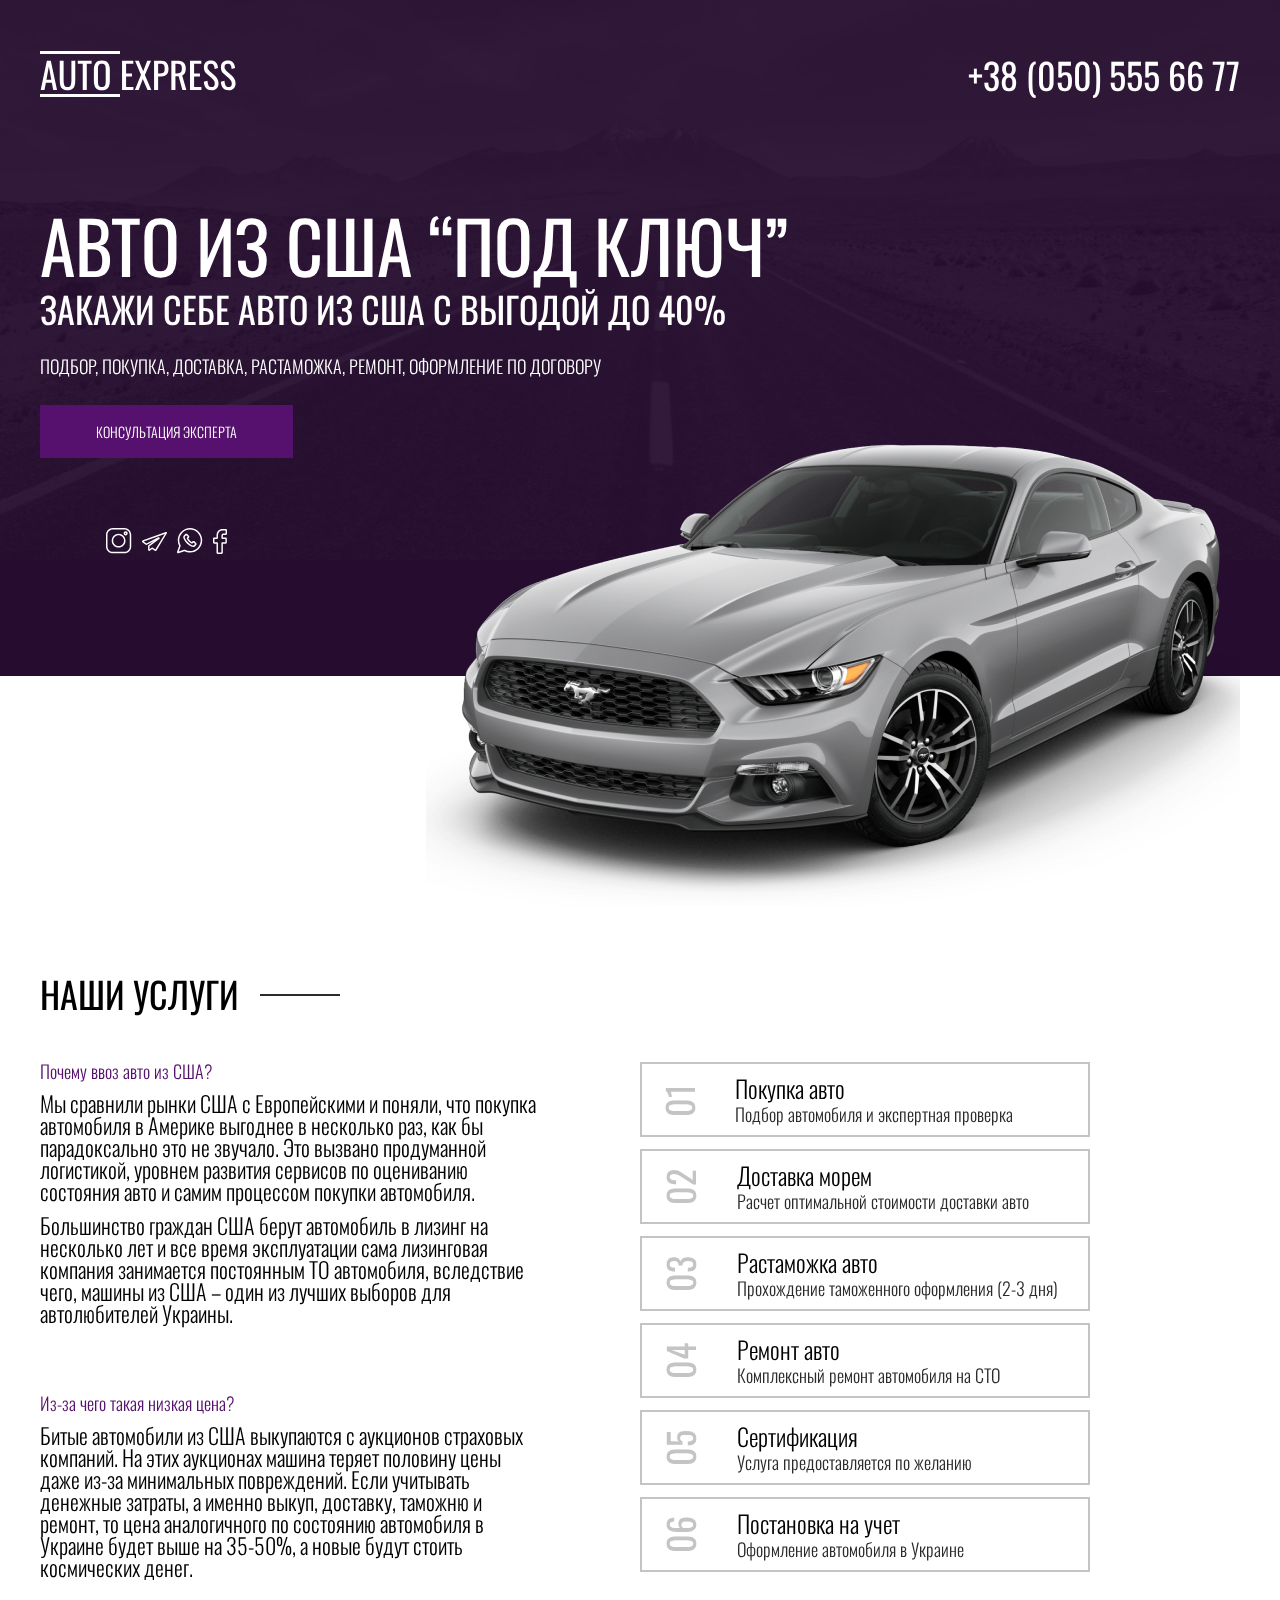
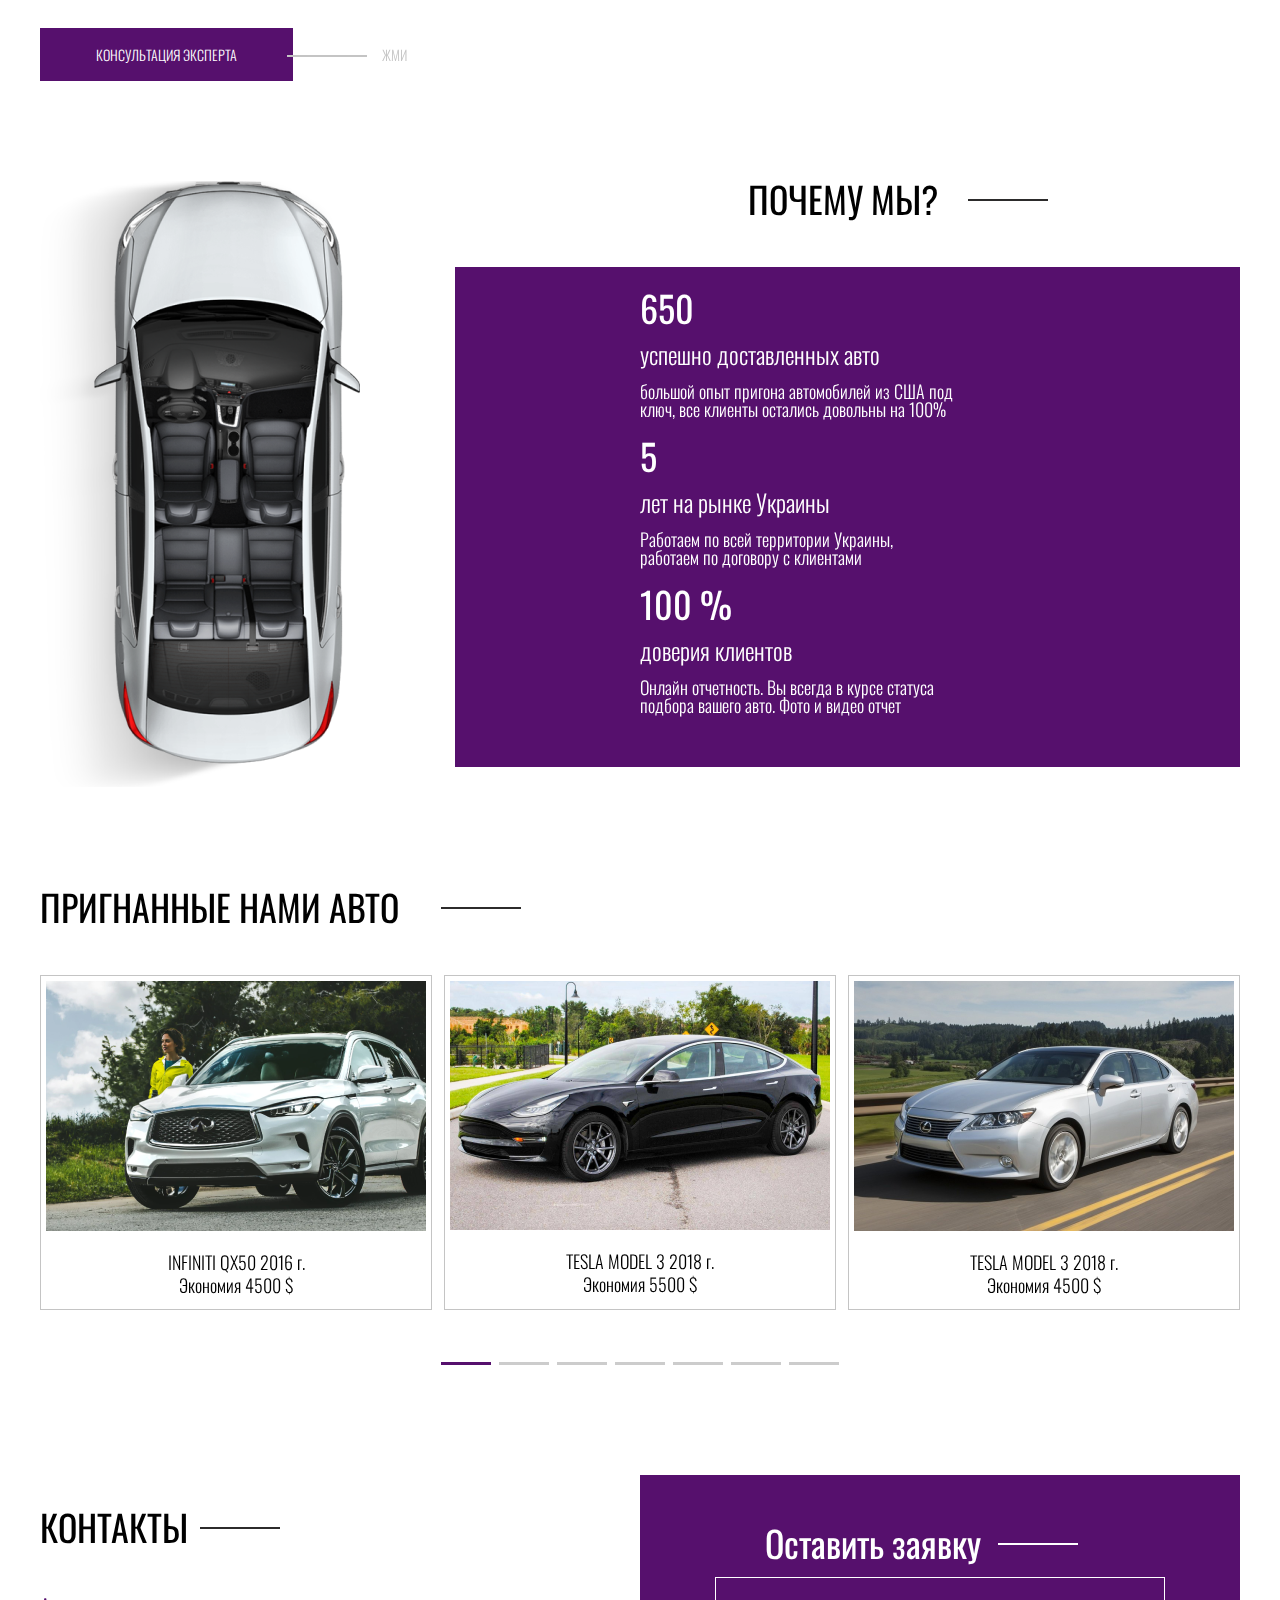
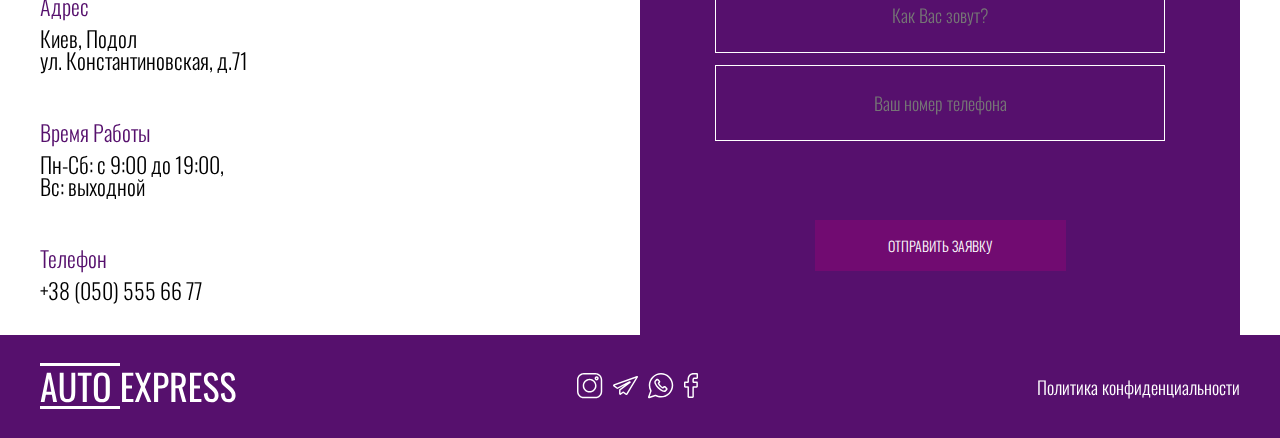
<file: index.html>
<!DOCTYPE html>
<html lang="ru">
  <head>
    <meta charset="UTF-8" />
    <meta name="viewport" content="width=device-width, initial-scale=1.0" />
    <!-- GENEREAL METAGRAPH -->
    <meta property="og:type" content="website" />
    <meta property="og:title" content="Главная - AutoExpress" />
    <meta property="og:url" content="www.AutoExpress.example" />
    <meta property="og:image" content="./icons/logo.webp" />
    <meta property="og:description" content="AutoExpress" />
    <meta name="description" content="AutoExpress" />
    <!-- TWITTER METAGRAPH -->
    <meta name="twitter:card" content="summary_large_image" />
    <meta property="twitter:title" content="Главная - AutoExpress" />
    <meta name="twitter:image" content="./icons/logo.webp" />
    <meta property="twitter:description" content="AutoExpress" />
    <!-- ICONS -->
    <link
      rel="apple-touch-icon"
      sizes="180x180"
      href="./icons/apple-touch-icon.png"
    />
    <link
      rel="icon"
      type="image/png"
      sizes="32x32"
      href="./icons/favicon-32x32.png"
    />
    <link
      rel="icon"
      type="image/png"
      sizes="16x16"
      href="./icons/favicon-16x16.png"
    />
    <link rel="manifest" href="./icons/site.webmanifest" />
    <link rel="icon" href="./favicon.ico" />
    <!-- SAFARI MASK ICON IF THEY HAVE SVG
    <link
      rel="mask-icon"
      href="./icons/safari-pinned-tab.svg"
      color="#5bbad5"
    /> -->
    <!-- Connect browserconfig for msapp -->
    <meta name="msapplication-TileColor" content="#da532c" />
    <meta name="theme-color" content="#ffffff" />
    <meta name="msapplication-config" content="./icons/browserconfig.xml" />
    <!-- GOOGLE FONTS -->
    <link rel="preconnect" href="https://fonts.googleapis.com" />
    <link rel="preconnect" href="https://fonts.gstatic.com" crossorigin />
    <link
      href="https://fonts.googleapis.com/css2?family=Oswald:wght@200..700&display=swap"
      rel="stylesheet"
    />
    <!-- SWIPER -->
    <link
      rel="stylesheet"
      href="https://cdn.jsdelivr.net/npm/swiper@11/swiper-bundle.min.css"
    />
    <script
      defer
      src="https://cdn.jsdelivr.net/npm/swiper@11/swiper-bundle.min.js"
    ></script>
    <script defer src="./js/cars-swiper.js"></script>
    <!-- MY SCRIPTS -->
    <script defer src="./js/popup.js"></script>
    <title>AutoExpress</title>
    <link rel="stylesheet" href="./css/reset.css" />
    <link rel="stylesheet" href="./css/min_css/style.min.css" />
  </head>
  <body>
    <header class="header">
      <div class="container">
        <div class="header_logo">
          <span class="header_logo-img"
            ><svg
              width="197"
              height="53"
              viewBox="0 0 197 53"
              fill="none"
              xmlns="http://www.w3.org/2000/svg"
            >
              <path
                d="M6.87602 13.84H10.8L17.028 43H13.176L11.844 35.656H5.90402L4.50002 43H0.684021L6.87602 13.84ZM11.304 32.74L8.85602 19.6L6.44402 32.74H11.304ZM27.5108 43.324C25.4708 43.324 23.8748 42.916 22.7228 42.1C21.5948 41.284 20.8148 40.144 20.3828 38.68C19.9508 37.216 19.7348 35.38 19.7348 33.172V13.84H23.6228V33.352C23.6228 35.56 23.8748 37.24 24.3788 38.392C24.9068 39.544 25.9508 40.12 27.5108 40.12C29.0708 40.12 30.1028 39.544 30.6068 38.392C31.1348 37.24 31.3988 35.56 31.3988 33.352V13.84H35.2508V33.172C35.2508 35.38 35.0348 37.216 34.6028 38.68C34.1708 40.144 33.3908 41.284 32.2628 42.1C31.1348 42.916 29.5508 43.324 27.5108 43.324ZM42.7376 16.864H37.8056V13.84H51.5936V16.864H46.8056V43H42.7376V16.864ZM61.8567 43.324C59.0007 43.324 56.9487 42.52 55.7007 40.912C54.4767 39.28 53.8647 36.928 53.8647 33.856V22.804C53.8647 19.78 54.4887 17.488 55.7367 15.928C56.9847 14.368 59.0247 13.588 61.8567 13.588C64.6887 13.588 66.7167 14.38 67.9407 15.964C69.1887 17.524 69.8127 19.804 69.8127 22.804V33.892C69.8127 36.916 69.1887 39.244 67.9407 40.876C66.6927 42.508 64.6647 43.324 61.8567 43.324ZM61.8567 40.12C63.3687 40.12 64.3887 39.676 64.9167 38.788C65.4447 37.9 65.7087 36.556 65.7087 34.756V21.976C65.7087 20.2 65.4447 18.892 64.9167 18.052C64.3887 17.188 63.3687 16.756 61.8567 16.756C60.3207 16.756 59.2887 17.188 58.7607 18.052C58.2327 18.892 57.9687 20.2 57.9687 21.976V34.756C57.9687 36.556 58.2327 37.9 58.7607 38.788C59.2887 39.676 60.3207 40.12 61.8567 40.12ZM82.0375 13.84H93.3415V16.864H86.1055V26.512H91.9735V29.392H86.1055V40.084H93.4135V43H82.0375V13.84ZM100.982 27.736L95.0057 13.84H98.7857L103.214 24.136L107.246 13.84H111.026L104.906 28.06L111.314 43H107.534L102.782 32.02L98.6777 43H94.8977L100.982 27.736ZM114.065 13.84H121.301C123.821 13.84 125.645 14.524 126.773 15.892C127.925 17.26 128.501 19.264 128.501 21.904C128.501 24.28 127.889 26.128 126.665 27.448C125.441 28.768 123.665 29.428 121.337 29.428H118.133V43H114.065V13.84ZM120.005 26.512C121.205 26.512 122.129 26.38 122.777 26.116C123.449 25.852 123.929 25.396 124.217 24.748C124.505 24.1 124.649 23.164 124.649 21.94C124.649 20.452 124.541 19.36 124.325 18.664C124.109 17.968 123.677 17.476 123.029 17.188C122.405 16.9 121.409 16.756 120.041 16.756H118.133V26.512H120.005ZM131.362 13.84H137.23C140.182 13.84 142.342 14.452 143.71 15.676C145.102 16.876 145.798 18.844 145.798 21.58C145.798 25.324 144.598 27.592 142.198 28.384L146.338 43H142.414L138.598 29.32H135.43V43H131.362V13.84ZM136.978 26.404C138.73 26.404 139.978 26.056 140.722 25.36C141.49 24.664 141.874 23.404 141.874 21.58C141.874 20.38 141.742 19.444 141.478 18.772C141.214 18.076 140.746 17.572 140.074 17.26C139.402 16.924 138.454 16.756 137.23 16.756H135.43V26.404H136.978ZM150.03 13.84H161.334V16.864H154.098V26.512H159.966V29.392H154.098V40.084H161.406V43H150.03V13.84ZM171.566 43.324C169.118 43.324 167.246 42.568 165.95 41.056C164.678 39.544 163.97 37.468 163.826 34.828L167.426 33.856C167.546 35.728 167.906 37.24 168.506 38.392C169.13 39.544 170.15 40.12 171.566 40.12C172.622 40.12 173.414 39.832 173.942 39.256C174.494 38.656 174.77 37.804 174.77 36.7C174.77 35.5 174.518 34.504 174.014 33.712C173.51 32.92 172.706 32.044 171.602 31.084L166.706 26.764C165.722 25.9 165.002 24.976 164.546 23.992C164.114 22.984 163.898 21.76 163.898 20.32C163.898 18.184 164.51 16.528 165.734 15.352C166.958 14.176 168.626 13.588 170.738 13.588C173.042 13.588 174.782 14.2 175.958 15.424C177.134 16.648 177.842 18.544 178.082 21.112L174.626 22.048C174.506 20.344 174.17 19.036 173.618 18.124C173.09 17.188 172.13 16.72 170.738 16.72C169.706 16.72 168.914 16.996 168.362 17.548C167.81 18.076 167.534 18.868 167.534 19.924C167.534 20.788 167.678 21.52 167.966 22.12C168.254 22.696 168.746 23.284 169.442 23.884L174.374 28.204C175.646 29.332 176.654 30.556 177.398 31.876C178.166 33.196 178.55 34.696 178.55 36.376C178.55 38.512 177.902 40.204 176.606 41.452C175.31 42.7 173.63 43.324 171.566 43.324ZM188.582 43.324C186.134 43.324 184.262 42.568 182.966 41.056C181.694 39.544 180.986 37.468 180.842 34.828L184.442 33.856C184.562 35.728 184.922 37.24 185.522 38.392C186.146 39.544 187.166 40.12 188.582 40.12C189.638 40.12 190.43 39.832 190.958 39.256C191.51 38.656 191.786 37.804 191.786 36.7C191.786 35.5 191.534 34.504 191.03 33.712C190.526 32.92 189.722 32.044 188.618 31.084L183.722 26.764C182.738 25.9 182.018 24.976 181.562 23.992C181.13 22.984 180.914 21.76 180.914 20.32C180.914 18.184 181.526 16.528 182.75 15.352C183.974 14.176 185.642 13.588 187.754 13.588C190.058 13.588 191.798 14.2 192.974 15.424C194.15 16.648 194.858 18.544 195.098 21.112L191.642 22.048C191.522 20.344 191.186 19.036 190.634 18.124C190.106 17.188 189.146 16.72 187.754 16.72C186.722 16.72 185.93 16.996 185.378 17.548C184.826 18.076 184.55 18.868 184.55 19.924C184.55 20.788 184.694 21.52 184.982 22.12C185.27 22.696 185.762 23.284 186.458 23.884L191.39 28.204C192.662 29.332 193.67 30.556 194.414 31.876C195.182 33.196 195.566 34.696 195.566 36.376C195.566 38.512 194.918 40.204 193.622 41.452C192.326 42.7 190.646 43.324 188.582 43.324Z"
                fill="white"
              />
              <path d="M0 5.5H80" stroke="white" stroke-width="3" />
              <path d="M0 48.5H80" stroke="white" stroke-width="3" />
            </svg>
          </span>
          <a href="tel:#" class="header_logo-link" target="_blank"
            >+38 (050) 555 66 77</a
          >
        </div>
        <div class="header_content">
          <h1 class="header_content-title">авто из сша “под ключ”</h1>
          <h2 class="header_content-title--h2">
            ЗАКАЖИ СЕБЕ АВТО ИЗ США С ВЫГОДОЙ ДО 40%
          </h2>
          <p class="header_content-text">
            Подбор, покупка, доставка, растаможка, ремонт, оформление по
            договору
          </p>
          <button class="header_content-btn">КОНСУЛЬТАЦИЯ ЭКСПЕРТА</button>
          <div class="header_content-social">
            <a class="header_content-social--links" href="#" target="_blank"
              ><svg
                width="26"
                height="26"
                viewBox="0 0 26 26"
                fill="none"
                xmlns="http://www.w3.org/2000/svg"
              >
                <path
                  d="M18.3957 0.0492554H6.82775C3.06287 0.0492554 0 3.11212 0 6.87701V18.4451C0 22.2098 3.06287 25.2727 6.82775 25.2727H18.3959C22.1606 25.2727 25.2234 22.2098 25.2234 18.4451V6.87701C25.2234 3.11212 22.1606 0.0492554 18.3957 0.0492554V0.0492554ZM23.7447 18.4451C23.7447 21.3944 21.3452 23.794 18.3957 23.794H6.82775C3.87823 23.794 1.4787 21.3944 1.4787 18.4451V6.87701C1.4787 3.92749 3.87823 1.52796 6.82775 1.52796H18.3959C21.3452 1.52796 23.7447 3.92749 23.7447 6.87701V18.4451Z"
                  fill="white"
                />
                <path
                  d="M12.6117 5.76414C8.80869 5.76414 5.71484 8.85799 5.71484 12.661C5.71484 16.464 8.80869 19.5578 12.6117 19.5578C16.4147 19.5578 19.5085 16.464 19.5085 12.661C19.5085 8.85799 16.4147 5.76414 12.6117 5.76414ZM12.6117 18.0791C9.62425 18.0791 7.19355 15.6486 7.19355 12.661C7.19355 9.67354 9.62425 7.24284 12.6117 7.24284C15.5993 7.24284 18.0298 9.67354 18.0298 12.661C18.0298 15.6486 15.5993 18.0791 12.6117 18.0791Z"
                  fill="white"
                />
                <path
                  d="M19.6735 3.31477C18.5496 3.31477 17.6356 4.22905 17.6356 5.3527C17.6356 6.47655 18.5496 7.39083 19.6735 7.39083C20.7973 7.39083 21.7116 6.47655 21.7116 5.3527C21.7116 4.22885 20.7973 3.31477 19.6735 3.31477ZM19.6735 5.91193C19.3652 5.91193 19.1143 5.66099 19.1143 5.3527C19.1143 5.04422 19.3652 4.79347 19.6735 4.79347C19.982 4.79347 20.2329 5.04422 20.2329 5.3527C20.2329 5.66099 19.982 5.91193 19.6735 5.91193Z"
                  fill="white"
                />
              </svg>
            </a>
            <a class="header_content-social--links" href="#" target="_blank"
              ><svg
                width="25"
                height="19"
                viewBox="0 0 25 19"
                fill="none"
                xmlns="http://www.w3.org/2000/svg"
              >
                <path
                  d="M24.7936 0.329932C24.5487 0.0331927 24.1427 -0.0768511 23.7816 0.0552015L0.849204 8.29881C0.391059 8.46444 0.069481 8.8661 0.00978113 9.34707C-0.0493466 9.82576 0.16275 10.2902 0.560622 10.5576L3.83859 12.7835C4.15616 12.9992 4.56452 13.0223 4.9046 12.8438L12.0152 9.11389L6.47339 13.2301C6.21323 13.4234 6.05778 13.7317 6.05778 14.0547V17.8675C6.05778 18.2608 6.27465 18.6211 6.62369 18.8082C6.97331 18.9953 7.39559 18.9767 7.72766 18.7589L10.2181 17.1156L12.6671 18.7767C12.8817 18.923 13.1373 19 13.3951 19C13.4823 19 13.5699 18.9911 13.6561 18.9732C14 18.9019 14.3042 18.6905 14.4909 18.3934L24.8663 1.37497C25.0683 1.0473 25.0393 0.627998 24.7936 0.329932ZM13.3404 17.4689L10.8042 15.7486C10.6278 15.6287 10.4245 15.5687 10.2213 15.5687C10.0226 15.5687 9.82364 15.6262 9.6495 15.7412L7.52339 17.1441V14.2698L17.309 7.00143C17.746 6.6768 17.856 6.08598 17.5648 5.62721C17.2734 5.16844 16.6899 5.01343 16.2075 5.26653L4.45065 11.4337L1.67814 9.55103L22.7957 1.95991L13.3404 17.4689Z"
                  fill="white"
                />
              </svg>
            </a>
            <a class="header_content-social--links" href="#" target="_blank"
              ><svg
                width="26"
                height="26"
                viewBox="0 0 26 26"
                fill="none"
                xmlns="http://www.w3.org/2000/svg"
              >
                <path
                  d="M21.6408 3.63191C19.3304 1.32148 16.2592 0.0492554 12.9916 0.0492554C12.9914 0.0492554 12.9907 0.0492554 12.9905 0.0492554C11.3743 0.0494478 9.79942 0.362355 8.30975 0.979509C6.81988 1.59666 5.48511 2.48901 4.34221 3.63191C2.03197 5.94215 0.759755 9.01387 0.759755 12.2811C0.759755 14.2296 1.22989 16.1659 2.12069 17.8911L0.0646627 23.7648C-0.0802445 24.1791 0.0223259 24.6294 0.332924 24.9398C0.550188 25.1573 0.836154 25.2727 1.1302 25.2727C1.25625 25.2727 1.38365 25.2516 1.50796 25.2081L7.38161 23.1522C9.10683 24.043 11.0432 24.5132 12.9916 24.5132C16.2589 24.5132 19.3304 23.2408 21.6408 20.9305C23.9511 18.6203 25.2235 15.5486 25.2235 12.2813C25.2235 9.01387 23.9513 5.94215 21.6408 3.63191ZM20.5947 19.8844C18.5639 21.9154 15.8636 23.0337 12.9916 23.0337C11.2346 23.0337 9.48921 22.5992 7.94392 21.7767C7.66373 21.6277 7.33254 21.6021 7.03522 21.7062L1.69886 23.5739L3.56668 18.2375C3.67079 17.9398 3.64501 17.6086 3.49606 17.3286C2.67376 15.7837 2.23904 14.0383 2.23904 12.2811C2.23904 9.40914 3.3575 6.70883 5.38832 4.67801C7.41894 2.64739 10.1189 1.52893 12.9907 1.52854H12.9916C15.8638 1.52854 18.5639 2.647 20.5947 4.67801C22.6257 6.70883 23.7442 9.40895 23.7442 12.2811C23.7442 15.1533 22.6257 17.8536 20.5947 19.8844Z"
                  fill="white"
                />
                <path
                  d="M17.5374 13.3738C16.9748 12.8111 16.0591 12.8111 15.4964 13.3738L14.881 13.9892C13.3528 13.1565 12.1162 11.9199 11.2833 10.3917L11.8988 9.77632C12.4617 9.21362 12.4617 8.29799 11.8988 7.7353L10.2403 6.07685C9.67763 5.51416 8.762 5.51416 8.1993 6.07685L6.87262 7.40353C6.11268 8.16348 6.07477 9.46995 6.76582 11.0824C7.36585 12.4824 8.46391 14.0212 9.85775 15.415C11.2516 16.8088 12.7903 17.9069 14.1903 18.5069C14.9564 18.8352 15.6533 18.999 16.2554 18.999C16.9207 18.999 17.4703 18.7991 17.8692 18.4001L19.1959 17.0732V17.0734C19.4686 16.8008 19.6187 16.4384 19.6187 16.0529C19.6187 15.6673 19.4686 15.3049 19.1959 15.0324L17.5374 13.3738ZM16.8231 17.354C16.6062 17.5709 15.9392 17.6469 14.7732 17.1473C13.542 16.6197 12.1678 15.6328 10.9039 14.3689C9.63991 13.1049 8.65327 11.7309 8.1256 10.4997C7.62583 9.3337 7.70185 8.66651 7.91872 8.44964L9.22 7.14836L10.8273 8.75581L10.0569 9.52634C9.70861 9.87465 9.62451 10.4029 9.84794 10.8409C10.8607 12.8269 12.4459 14.412 14.4319 15.4248C14.87 15.6482 15.3983 15.5643 15.7466 15.2158L16.5169 14.4455L18.1244 16.0529L16.8231 17.354Z"
                  fill="white"
                />
              </svg>
            </a>
            <a class="header_content-social--links" href="#" target="_blank"
              ><svg
                width="14"
                height="25"
                viewBox="0 0 14 25"
                fill="none"
                xmlns="http://www.w3.org/2000/svg"
              >
                <path
                  d="M8.64758 25H4.69753C4.03774 25 3.50103 24.456 3.50103 23.7873V14.7572H1.19649C0.53671 14.7572 0 14.213 0 13.5445V9.67503C0 9.00631 0.53671 8.46233 1.19649 8.46233H3.50103V6.52466C3.50103 4.60339 4.09627 2.96879 5.2222 1.79787C6.3532 0.621605 7.93378 0 9.79307 0L12.8056 0.00495908C13.4642 0.00610352 14 0.550079 14 1.21765V4.81033C14 5.47905 13.4635 6.02303 12.8039 6.02303L10.7756 6.02379C10.157 6.02379 9.99952 6.14948 9.96583 6.18801C9.91032 6.25191 9.84426 6.43253 9.84426 6.9313V8.46214H12.6515C12.8628 8.46214 13.0675 8.51498 13.2435 8.61454C13.6231 8.8295 13.859 9.23595 13.859 9.67522L13.8575 13.5447C13.8575 14.213 13.3208 14.757 12.661 14.757H9.84426V23.7873C9.84426 24.456 9.30736 25 8.64758 25ZM4.94707 23.5344H8.39804V14.101C8.39804 13.6545 8.75654 13.2914 9.1969 13.2914H12.4115L12.4128 9.92794H9.19671C8.75635 9.92794 8.39804 9.56478 8.39804 9.11827V6.9313C8.39804 6.35872 8.45544 5.70755 8.88187 5.21812C9.39713 4.62646 10.2092 4.55818 10.7752 4.55818L12.554 4.55742V1.47018L9.79195 1.46561C6.80391 1.46561 4.94707 3.40424 4.94707 6.52466V9.11827C4.94707 9.56459 4.58876 9.92794 4.1484 9.92794H1.44603V13.2914H4.1484C4.58876 13.2914 4.94707 13.6545 4.94707 14.101V23.5344ZM12.8028 1.47057H12.8029H12.8028Z"
                  fill="white"
                />
              </svg>
            </a>
          </div>
          <img
            class="header_content-img"
            src="./img/header-car.png"
            alt="Mustang Ford GT Shelby"
          />
        </div>
      </div>
    </header>
    <section class="services">
      <div class="container">
        <h2 class="services_title">НАШИ УСЛУГИ</h2>
        <div class="services_wrapper">
          <div class="services_wrapper-content">
            <div class="services_wrapper-content--first">
              <p class="services_wrapper-content-question">
                Почему ввоз авто из США?
              </p>
              <p class="services_wrapper-content-text">
                Мы сравнили рынки США с Европейскими и поняли, что покупка
                автомобиля в Америке выгоднее в несколько раз, как бы
                парадоксально это не звучало. Это вызвано продуманной
                логистикой, уровнем развития сервисов по оцениванию состояния
                авто и самим процессом покупки автомобиля.
              </p>
              <p class="services_wrapper-content-text">
                Большинство граждан США берут автомобиль в лизинг на несколько
                лет и все время эксплуатации сама лизинговая компания занимается
                постоянным ТО автомобиля, вследствие чего, машины из США – один
                из лучших выборов для автолюбителей Украины.
              </p>
            </div>
            <div class="services_wrapper-content--second">
              <p class="services_wrapper-content-question">
                Из-за чего такая низкая цена?
              </p>
              <p class="services_wrapper-content-text">
                Битые автомобили из США выкупаются с аукционов страховых
                компаний. На этих аукционах машина теряет половину цены даже
                из-за минимальных повреждений. Если учитывать денежные затраты,
                а именно выкуп, доставку, таможню и ремонт, то цена аналогичного
                по состоянию автомобиля в Украине будет выше на 35-50%, а новые
                будут стоить космических денег.
              </p>
            </div>
          </div>
          <div class="services_wrapper-offer">
            <ul class="services_wrapper-list">
              <li class="services_wrapper-item">
                <p class="services_wrapper-item--number">01</p>
                <div class="services_wrapper-item--text">
                  <p class="services_wrapper-item--name">Покупка авто</p>
                  <p class="services_wrapper-item--descr">
                    Подбор автомобиля и экспертная проверка
                  </p>
                </div>
              </li>
              <li class="services_wrapper-item">
                <p class="services_wrapper-item--number">02</p>
                <div class="services_wrapper-item--text">
                  <p class="services_wrapper-item--name">Доставка морем</p>
                  <p class="services_wrapper-item--descr">
                    Расчет оптимальной стоимости доставки авто
                  </p>
                </div>
              </li>
              <li class="services_wrapper-item">
                <p class="services_wrapper-item--number">03</p>
                <div class="services_wrapper-item--text">
                  <p class="services_wrapper-item--name">Растаможка авто</p>
                  <p class="services_wrapper-item--descr">
                    Прохождение таможенного оформления (2-3 дня)
                  </p>
                </div>
              </li>
              <li class="services_wrapper-item">
                <p class="services_wrapper-item--number">04</p>
                <div class="services_wrapper-item--text">
                  <p class="services_wrapper-item--name">Ремонт авто</p>
                  <p class="services_wrapper-item--descr">
                    Комплексный ремонт автомобиля на СТО
                  </p>
                </div>
              </li>
              <li class="services_wrapper-item">
                <p class="services_wrapper-item--number">05</p>
                <div class="services_wrapper-item--text">
                  <p class="services_wrapper-item--name">Сертификация</p>
                  <p class="services_wrapper-item--descr">
                    Услуга предоставляется по желанию
                  </p>
                </div>
              </li>
              <li class="services_wrapper-item">
                <p class="services_wrapper-item--number">06</p>
                <div class="services_wrapper-item--text">
                  <p class="services_wrapper-item--name">Постановка на учет</p>
                  <p class="services_wrapper-item--descr">
                    Оформление автомобиля в Украине
                  </p>
                </div>
              </li>
            </ul>
          </div>
        </div>
        <button class="services_btn">КОНСУЛЬТАЦИЯ ЭКСПЕРТА</button>
      </div>
    </section>
    <section class="whyus">
      <div class="container">
        <div class="whyus_wrapper">
          <div class="whyuus_wrapper-element">
            <img
              class="whyuus_wrapper-element--img"
              src="./img/whyus-car.png"
              alt="Ford Car"
            />
          </div>
          <div class="whyus_wrapper-content">
            <h2 class="whyus_wrapper-content--title">ПОЧЕМУ МЫ?</h2>
            <div class="whyus_wrapper-info">
              <div class="whyus_wrapper-info--cars">
                <p class="whyus_wrapper-info--number">650</p>
                <p class="whyus_wrapper-info--text">
                  успешно доставленных авто
                </p>
                <p class="whyus_wrapper-info--descr">
                  большой опыт пригона автомобилей из США под ключ, все клиенты
                  остались довольны на 100%
                </p>
              </div>
              <div class="whyus_wrapper-info--years">
                <p class="whyus_wrapper-info--number">5</p>
                <p class="whyus_wrapper-info--text">лет на рынке Украины</p>
                <p class="whyus_wrapper-info--descr">
                  Работаем по всей территории Украины, работаем по договору с
                  клиентами
                </p>
              </div>
              <div class="whyus_wrapper-info--trust">
                <p class="whyus_wrapper-info--number">100 %</p>
                <p class="whyus_wrapper-info--text">доверия клиентов</p>
                <p class="whyus_wrapper-info--descr">
                  Онлайн отчетность. Вы всегда в курсе статуса подбора вашего
                  авто. Фото и видео отчет
                </p>
              </div>
            </div>
          </div>
        </div>
      </div>
    </section>
    <section class="cars">
      <div class="container">
        <h2 class="cars_title">ПРИГНАННЫЕ НАМИ АВТО</h2>
        <div class="swiper carsSwiper">
          <div class="swiper-wrapper">
            <div class="swiper-slide">
              <div class="swiper_cars">
                <div class="swiper_cars-card" data-car-id="1">
                  <a class="swiper_cars-card--link" href="#" target="_blank"
                    ><img
                      class="swiper_cars-card--img"
                      src="./img/swiper-car1.png"
                      alt="Infinity QX50"
                  /></a>
                  <h3 class="swiper_cars-card--title">INFINITI QX50 2016 г.</h3>
                  <p class="swiper_cars-card--text">Экономия 4500 $</p>
                </div>
                <div class="swiper_cars-card" data-car-id="2">
                  <a class="swiper_cars-card--link" href="#" target="_blank"
                    ><img
                      class="swiper_cars-card--img"
                      src="./img/swiper-car2.png"
                      alt="TESLA MODEL 3 2018"
                  /></a>
                  <h3 class="swiper_cars-card--title">TESLA MODEL 3 2018 г.</h3>
                  <p class="swiper_cars-card--text">Экономия 5500 $</p>
                </div>
                <div class="swiper_cars-card" data-car-id="3">
                  <a class="swiper_cars-card--link" href="#" target="_blank"
                    ><img
                      class="swiper_cars-card--img"
                      src="./img/swiper-car3.png"
                      alt="TESLA MODEL 3 2018"
                  /></a>
                  <h3 class="swiper_cars-card--title">TESLA MODEL 3 2018 г.</h3>
                  <p class="swiper_cars-card--text">Экономия 4500 $</p>
                </div>
              </div>
            </div>
            <div class="swiper-slide">
              <div class="swiper_cars">
                <div class="swiper_cars-card">
                  <a class="swiper_cars-card--link" href="#" target="_blank"
                    ><img
                      class="swiper_cars-card--img"
                      src="./img/swiper-car1.png"
                      alt="Infinity QX50"
                  /></a>
                  <h3 class="swiper_cars-card--title">INFINITI QX50 2016 г.</h3>
                  <p class="swiper_cars-card--text">Экономия 4500 $</p>
                </div>
                <div class="swiper_cars-card">
                  <a class="swiper_cars-card--link" href="#" target="_blank"
                    ><img
                      class="swiper_cars-card--img"
                      src="./img/swiper-car2.png"
                      alt="TESLA MODEL 3 2018"
                  /></a>
                  <h3 class="swiper_cars-card--title">TESLA MODEL 3 2018 г.</h3>
                  <p class="swiper_cars-card--text">Экономия 5500 $</p>
                </div>
                <div class="swiper_cars-card">
                  <a class="swiper_cars-card--link" href="#" target="_blank"
                    ><img
                      class="swiper_cars-card--img"
                      src="./img/swiper-car3.png"
                      alt="TESLA MODEL 3 2018"
                  /></a>
                  <h3 class="swiper_cars-card--title">TESLA MODEL 3 2018 г.</h3>
                  <p class="swiper_cars-card--text">Экономия 4500 $</p>
                </div>
              </div>
            </div>
            <div class="swiper-slide">
              <div class="swiper_cars">
                <div class="swiper_cars-card">
                  <a class="swiper_cars-card--link" href="#" target="_blank"
                    ><img
                      class="swiper_cars-card--img"
                      src="./img/swiper-car1.png"
                      alt="Infinity QX50"
                  /></a>
                  <h3 class="swiper_cars-card--title">INFINITI QX50 2016 г.</h3>
                  <p class="swiper_cars-card--text">Экономия 4500 $</p>
                </div>
                <div class="swiper_cars-card">
                  <a class="swiper_cars-card--link" href="#" target="_blank"
                    ><img
                      class="swiper_cars-card--img"
                      src="./img/swiper-car2.png"
                      alt="TESLA MODEL 3 2018"
                  /></a>
                  <h3 class="swiper_cars-card--title">TESLA MODEL 3 2018 г.</h3>
                  <p class="swiper_cars-card--text">Экономия 5500 $</p>
                </div>
                <div class="swiper_cars-card">
                  <a class="swiper_cars-card--link" href="#" target="_blank"
                    ><img
                      class="swiper_cars-card--img"
                      src="./img/swiper-car3.png"
                      alt="TESLA MODEL 3 2018"
                  /></a>
                  <h3 class="swiper_cars-card--title">TESLA MODEL 3 2018 г.</h3>
                  <p class="swiper_cars-card--text">Экономия 4500 $</p>
                </div>
              </div>
            </div>
            <div class="swiper-slide">
              <div class="swiper_cars">
                <div class="swiper_cars-card">
                  <a class="swiper_cars-card--link" href="#" target="_blank"
                    ><img
                      class="swiper_cars-card--img"
                      src="./img/swiper-car1.png"
                      alt="Infinity QX50"
                  /></a>
                  <h3 class="swiper_cars-card--title">INFINITI QX50 2016 г.</h3>
                  <p class="swiper_cars-card--text">Экономия 4500 $</p>
                </div>
                <div class="swiper_cars-card">
                  <a class="swiper_cars-card--link" href="#" target="_blank"
                    ><img
                      class="swiper_cars-card--img"
                      src="./img/swiper-car2.png"
                      alt="TESLA MODEL 3 2018"
                  /></a>
                  <h3 class="swiper_cars-card--title">TESLA MODEL 3 2018 г.</h3>
                  <p class="swiper_cars-card--text">Экономия 5500 $</p>
                </div>
                <div class="swiper_cars-card">
                  <a class="swiper_cars-card--link" href="#" target="_blank"
                    ><img
                      class="swiper_cars-card--img"
                      src="./img/swiper-car3.png"
                      alt="TESLA MODEL 3 2018"
                  /></a>
                  <h3 class="swiper_cars-card--title">TESLA MODEL 3 2018 г.</h3>
                  <p class="swiper_cars-card--text">Экономия 4500 $</p>
                </div>
              </div>
            </div>
            <div class="swiper-slide">
              <div class="swiper_cars">
                <div class="swiper_cars-card">
                  <a class="swiper_cars-card--link" href="#" target="_blank"
                    ><img
                      class="swiper_cars-card--img"
                      src="./img/swiper-car1.png"
                      alt="Infinity QX50"
                  /></a>
                  <h3 class="swiper_cars-card--title">INFINITI QX50 2016 г.</h3>
                  <p class="swiper_cars-card--text">Экономия 4500 $</p>
                </div>
                <div class="swiper_cars-card">
                  <a class="swiper_cars-card--link" href="#" target="_blank"
                    ><img
                      class="swiper_cars-card--img"
                      src="./img/swiper-car2.png"
                      alt="TESLA MODEL 3 2018"
                  /></a>
                  <h3 class="swiper_cars-card--title">TESLA MODEL 3 2018 г.</h3>
                  <p class="swiper_cars-card--text">Экономия 5500 $</p>
                </div>
                <div class="swiper_cars-card">
                  <a class="swiper_cars-card--link" href="#" target="_blank"
                    ><img
                      class="swiper_cars-card--img"
                      src="./img/swiper-car3.png"
                      alt="TESLA MODEL 3 2018"
                  /></a>
                  <h3 class="swiper_cars-card--title">TESLA MODEL 3 2018 г.</h3>
                  <p class="swiper_cars-card--text">Экономия 4500 $</p>
                </div>
              </div>
            </div>
            <div class="swiper-slide">
              <div class="swiper_cars">
                <div class="swiper_cars-card">
                  <a class="swiper_cars-card--link" href="#" target="_blank"
                    ><img
                      class="swiper_cars-card--img"
                      src="./img/swiper-car1.png"
                      alt="Infinity QX50"
                  /></a>
                  <h3 class="swiper_cars-card--title">INFINITI QX50 2016 г.</h3>
                  <p class="swiper_cars-card--text">Экономия 4500 $</p>
                </div>
                <div class="swiper_cars-card">
                  <a class="swiper_cars-card--link" href="#" target="_blank"
                    ><img
                      class="swiper_cars-card--img"
                      src="./img/swiper-car2.png"
                      alt="TESLA MODEL 3 2018"
                  /></a>
                  <h3 class="swiper_cars-card--title">TESLA MODEL 3 2018 г.</h3>
                  <p class="swiper_cars-card--text">Экономия 5500 $</p>
                </div>
                <div class="swiper_cars-card">
                  <a class="swiper_cars-card--link" href="#" target="_blank"
                    ><img
                      class="swiper_cars-card--img"
                      src="./img/swiper-car3.png"
                      alt="TESLA MODEL 3 2018"
                  /></a>
                  <h3 class="swiper_cars-card--title">TESLA MODEL 3 2018 г.</h3>
                  <p class="swiper_cars-card--text">Экономия 4500 $</p>
                </div>
              </div>
            </div>
            <div class="swiper-slide">
              <div class="swiper_cars">
                <div class="swiper_cars-card">
                  <a class="swiper_cars-card--link" href="#" target="_blank"
                    ><img
                      class="swiper_cars-card--img"
                      src="./img/swiper-car1.png"
                      alt="Infinity QX50"
                  /></a>
                  <h3 class="swiper_cars-card--title">INFINITI QX50 2016 г.</h3>
                  <p class="swiper_cars-card--text">Экономия 4500 $</p>
                </div>
                <div class="swiper_cars-card">
                  <a class="swiper_cars-card--link" href="#" target="_blank"
                    ><img
                      class="swiper_cars-card--img"
                      src="./img/swiper-car2.png"
                      alt="TESLA MODEL 3 2018"
                  /></a>
                  <h3 class="swiper_cars-card--title">TESLA MODEL 3 2018 г.</h3>
                  <p class="swiper_cars-card--text">Экономия 5500 $</p>
                </div>
                <div class="swiper_cars-card">
                  <a class="swiper_cars-card--link" href="#" target="_blank"
                    ><img
                      class="swiper_cars-card--img"
                      src="./img/swiper-car3.png"
                      alt="TESLA MODEL 3 2018"
                  /></a>
                  <h3 class="swiper_cars-card--title">TESLA MODEL 3 2018 г.</h3>
                  <p class="swiper_cars-card--text">Экономия 4500 $</p>
                </div>
              </div>
            </div>
          </div>
          <div class="swiper-pagination"></div>
        </div>
      </div>
    </section>
    <section class="contacts">
      <div class="container">
        <div class="contacts_wrapper">
          <div class="contacts_descr">
            <h3 class="contacts_descr-title">КОНТАКТЫ</h3>
            <ul class="contacts_descr-list">
              <li>
                <p class="contacts_descr-text">
                  <span class="contacts_descr-span">Адрес</span>Киев, Подол
                  <br />
                  ул. Константиновская, д.71
                </p>
              </li>
              <li>
                <p class="contacts_descr-text">
                  <span class="contacts_descr-span">Время Работы</span>Пн-Сб: с
                  9:00 до 19:00,<br />
                  Вс: выходной
                </p>
              </li>
              <li>
                <p class="contacts_descr-text">
                  <span class="contacts_descr-span">Телефон</span>+38 (050) 555
                  66 77
                </p>
              </li>
            </ul>
          </div>
          <div class="contacts_content">
            <h3 class="contacts_content-title">Оставить заявку</h3>
            <form class="contacts_content-form" action="#">
              <div class="contacts_content-form--wrapper">
                <input
                  class="contacts_content-input"
                  type="text"
                  placeholder="Как Вас зовут?"
                />
                <input
                  class="contacts_content-input"
                  type="text"
                  placeholder="Ваш номер телефона"
                />
              </div>

              <button class="contacts_content-btn">Отправить заявку</button>
            </form>
          </div>
        </div>
      </div>
    </section>
    <footer class="footer">
      <div class="container">
        <div class="footer_wrapper">
          <span class="footer_logo"
            ><svg
              width="197"
              height="53"
              viewBox="0 0 197 53"
              fill="none"
              xmlns="http://www.w3.org/2000/svg"
            >
              <path
                d="M6.87602 13.84H10.8L17.028 43H13.176L11.844 35.656H5.90402L4.50002 43H0.684021L6.87602 13.84ZM11.304 32.74L8.85602 19.6L6.44402 32.74H11.304ZM27.5108 43.324C25.4708 43.324 23.8748 42.916 22.7228 42.1C21.5948 41.284 20.8148 40.144 20.3828 38.68C19.9508 37.216 19.7348 35.38 19.7348 33.172V13.84H23.6228V33.352C23.6228 35.56 23.8748 37.24 24.3788 38.392C24.9068 39.544 25.9508 40.12 27.5108 40.12C29.0708 40.12 30.1028 39.544 30.6068 38.392C31.1348 37.24 31.3988 35.56 31.3988 33.352V13.84H35.2508V33.172C35.2508 35.38 35.0348 37.216 34.6028 38.68C34.1708 40.144 33.3908 41.284 32.2628 42.1C31.1348 42.916 29.5508 43.324 27.5108 43.324ZM42.7376 16.864H37.8056V13.84H51.5936V16.864H46.8056V43H42.7376V16.864ZM61.8567 43.324C59.0007 43.324 56.9487 42.52 55.7007 40.912C54.4767 39.28 53.8647 36.928 53.8647 33.856V22.804C53.8647 19.78 54.4887 17.488 55.7367 15.928C56.9847 14.368 59.0247 13.588 61.8567 13.588C64.6887 13.588 66.7167 14.38 67.9407 15.964C69.1887 17.524 69.8127 19.804 69.8127 22.804V33.892C69.8127 36.916 69.1887 39.244 67.9407 40.876C66.6927 42.508 64.6647 43.324 61.8567 43.324ZM61.8567 40.12C63.3687 40.12 64.3887 39.676 64.9167 38.788C65.4447 37.9 65.7087 36.556 65.7087 34.756V21.976C65.7087 20.2 65.4447 18.892 64.9167 18.052C64.3887 17.188 63.3687 16.756 61.8567 16.756C60.3207 16.756 59.2887 17.188 58.7607 18.052C58.2327 18.892 57.9687 20.2 57.9687 21.976V34.756C57.9687 36.556 58.2327 37.9 58.7607 38.788C59.2887 39.676 60.3207 40.12 61.8567 40.12ZM82.0375 13.84H93.3415V16.864H86.1055V26.512H91.9735V29.392H86.1055V40.084H93.4135V43H82.0375V13.84ZM100.982 27.736L95.0057 13.84H98.7857L103.214 24.136L107.246 13.84H111.026L104.906 28.06L111.314 43H107.534L102.782 32.02L98.6777 43H94.8977L100.982 27.736ZM114.065 13.84H121.301C123.821 13.84 125.645 14.524 126.773 15.892C127.925 17.26 128.501 19.264 128.501 21.904C128.501 24.28 127.889 26.128 126.665 27.448C125.441 28.768 123.665 29.428 121.337 29.428H118.133V43H114.065V13.84ZM120.005 26.512C121.205 26.512 122.129 26.38 122.777 26.116C123.449 25.852 123.929 25.396 124.217 24.748C124.505 24.1 124.649 23.164 124.649 21.94C124.649 20.452 124.541 19.36 124.325 18.664C124.109 17.968 123.677 17.476 123.029 17.188C122.405 16.9 121.409 16.756 120.041 16.756H118.133V26.512H120.005ZM131.362 13.84H137.23C140.182 13.84 142.342 14.452 143.71 15.676C145.102 16.876 145.798 18.844 145.798 21.58C145.798 25.324 144.598 27.592 142.198 28.384L146.338 43H142.414L138.598 29.32H135.43V43H131.362V13.84ZM136.978 26.404C138.73 26.404 139.978 26.056 140.722 25.36C141.49 24.664 141.874 23.404 141.874 21.58C141.874 20.38 141.742 19.444 141.478 18.772C141.214 18.076 140.746 17.572 140.074 17.26C139.402 16.924 138.454 16.756 137.23 16.756H135.43V26.404H136.978ZM150.03 13.84H161.334V16.864H154.098V26.512H159.966V29.392H154.098V40.084H161.406V43H150.03V13.84ZM171.566 43.324C169.118 43.324 167.246 42.568 165.95 41.056C164.678 39.544 163.97 37.468 163.826 34.828L167.426 33.856C167.546 35.728 167.906 37.24 168.506 38.392C169.13 39.544 170.15 40.12 171.566 40.12C172.622 40.12 173.414 39.832 173.942 39.256C174.494 38.656 174.77 37.804 174.77 36.7C174.77 35.5 174.518 34.504 174.014 33.712C173.51 32.92 172.706 32.044 171.602 31.084L166.706 26.764C165.722 25.9 165.002 24.976 164.546 23.992C164.114 22.984 163.898 21.76 163.898 20.32C163.898 18.184 164.51 16.528 165.734 15.352C166.958 14.176 168.626 13.588 170.738 13.588C173.042 13.588 174.782 14.2 175.958 15.424C177.134 16.648 177.842 18.544 178.082 21.112L174.626 22.048C174.506 20.344 174.17 19.036 173.618 18.124C173.09 17.188 172.13 16.72 170.738 16.72C169.706 16.72 168.914 16.996 168.362 17.548C167.81 18.076 167.534 18.868 167.534 19.924C167.534 20.788 167.678 21.52 167.966 22.12C168.254 22.696 168.746 23.284 169.442 23.884L174.374 28.204C175.646 29.332 176.654 30.556 177.398 31.876C178.166 33.196 178.55 34.696 178.55 36.376C178.55 38.512 177.902 40.204 176.606 41.452C175.31 42.7 173.63 43.324 171.566 43.324ZM188.582 43.324C186.134 43.324 184.262 42.568 182.966 41.056C181.694 39.544 180.986 37.468 180.842 34.828L184.442 33.856C184.562 35.728 184.922 37.24 185.522 38.392C186.146 39.544 187.166 40.12 188.582 40.12C189.638 40.12 190.43 39.832 190.958 39.256C191.51 38.656 191.786 37.804 191.786 36.7C191.786 35.5 191.534 34.504 191.03 33.712C190.526 32.92 189.722 32.044 188.618 31.084L183.722 26.764C182.738 25.9 182.018 24.976 181.562 23.992C181.13 22.984 180.914 21.76 180.914 20.32C180.914 18.184 181.526 16.528 182.75 15.352C183.974 14.176 185.642 13.588 187.754 13.588C190.058 13.588 191.798 14.2 192.974 15.424C194.15 16.648 194.858 18.544 195.098 21.112L191.642 22.048C191.522 20.344 191.186 19.036 190.634 18.124C190.106 17.188 189.146 16.72 187.754 16.72C186.722 16.72 185.93 16.996 185.378 17.548C184.826 18.076 184.55 18.868 184.55 19.924C184.55 20.788 184.694 21.52 184.982 22.12C185.27 22.696 185.762 23.284 186.458 23.884L191.39 28.204C192.662 29.332 193.67 30.556 194.414 31.876C195.182 33.196 195.566 34.696 195.566 36.376C195.566 38.512 194.918 40.204 193.622 41.452C192.326 42.7 190.646 43.324 188.582 43.324Z"
                fill="white"
              />
              <path d="M0 5.5H80" stroke="white" stroke-width="3" />
              <path d="M0 48.5H80" stroke="white" stroke-width="3" />
            </svg>
          </span>
          <div class="footer_social">
            <a class="footer_social-links" href="#" target="_blank"
              ><svg
                width="26"
                height="26"
                viewBox="0 0 26 26"
                fill="none"
                xmlns="http://www.w3.org/2000/svg"
              >
                <path
                  d="M18.3957 0.0492554H6.82775C3.06287 0.0492554 0 3.11212 0 6.87701V18.4451C0 22.2098 3.06287 25.2727 6.82775 25.2727H18.3959C22.1606 25.2727 25.2234 22.2098 25.2234 18.4451V6.87701C25.2234 3.11212 22.1606 0.0492554 18.3957 0.0492554V0.0492554ZM23.7447 18.4451C23.7447 21.3944 21.3452 23.794 18.3957 23.794H6.82775C3.87823 23.794 1.4787 21.3944 1.4787 18.4451V6.87701C1.4787 3.92749 3.87823 1.52796 6.82775 1.52796H18.3959C21.3452 1.52796 23.7447 3.92749 23.7447 6.87701V18.4451Z"
                  fill="white"
                />
                <path
                  d="M12.6117 5.76414C8.80869 5.76414 5.71484 8.85799 5.71484 12.661C5.71484 16.464 8.80869 19.5578 12.6117 19.5578C16.4147 19.5578 19.5085 16.464 19.5085 12.661C19.5085 8.85799 16.4147 5.76414 12.6117 5.76414ZM12.6117 18.0791C9.62425 18.0791 7.19355 15.6486 7.19355 12.661C7.19355 9.67354 9.62425 7.24284 12.6117 7.24284C15.5993 7.24284 18.0298 9.67354 18.0298 12.661C18.0298 15.6486 15.5993 18.0791 12.6117 18.0791Z"
                  fill="white"
                />
                <path
                  d="M19.6735 3.31477C18.5496 3.31477 17.6356 4.22905 17.6356 5.3527C17.6356 6.47655 18.5496 7.39083 19.6735 7.39083C20.7973 7.39083 21.7116 6.47655 21.7116 5.3527C21.7116 4.22885 20.7973 3.31477 19.6735 3.31477ZM19.6735 5.91193C19.3652 5.91193 19.1143 5.66099 19.1143 5.3527C19.1143 5.04422 19.3652 4.79347 19.6735 4.79347C19.982 4.79347 20.2329 5.04422 20.2329 5.3527C20.2329 5.66099 19.982 5.91193 19.6735 5.91193Z"
                  fill="white"
                />
              </svg>
            </a>
            <a class="footer_social-links" href="#" target="_blank"
              ><svg
                width="25"
                height="19"
                viewBox="0 0 25 19"
                fill="none"
                xmlns="http://www.w3.org/2000/svg"
              >
                <path
                  d="M24.7936 0.329932C24.5487 0.0331927 24.1427 -0.0768511 23.7816 0.0552015L0.849204 8.29881C0.391059 8.46444 0.069481 8.8661 0.00978113 9.34707C-0.0493466 9.82576 0.16275 10.2902 0.560622 10.5576L3.83859 12.7835C4.15616 12.9992 4.56452 13.0223 4.9046 12.8438L12.0152 9.11389L6.47339 13.2301C6.21323 13.4234 6.05778 13.7317 6.05778 14.0547V17.8675C6.05778 18.2608 6.27465 18.6211 6.62369 18.8082C6.97331 18.9953 7.39559 18.9767 7.72766 18.7589L10.2181 17.1156L12.6671 18.7767C12.8817 18.923 13.1373 19 13.3951 19C13.4823 19 13.5699 18.9911 13.6561 18.9732C14 18.9019 14.3042 18.6905 14.4909 18.3934L24.8663 1.37497C25.0683 1.0473 25.0393 0.627998 24.7936 0.329932ZM13.3404 17.4689L10.8042 15.7486C10.6278 15.6287 10.4245 15.5687 10.2213 15.5687C10.0226 15.5687 9.82364 15.6262 9.6495 15.7412L7.52339 17.1441V14.2698L17.309 7.00143C17.746 6.6768 17.856 6.08598 17.5648 5.62721C17.2734 5.16844 16.6899 5.01343 16.2075 5.26653L4.45065 11.4337L1.67814 9.55103L22.7957 1.95991L13.3404 17.4689Z"
                  fill="white"
                />
              </svg>
            </a>
            <a class="footer_social-links" href="#" target="_blank"
              ><svg
                width="26"
                height="26"
                viewBox="0 0 26 26"
                fill="none"
                xmlns="http://www.w3.org/2000/svg"
              >
                <path
                  d="M21.6408 3.63191C19.3304 1.32148 16.2592 0.0492554 12.9916 0.0492554C12.9914 0.0492554 12.9907 0.0492554 12.9905 0.0492554C11.3743 0.0494478 9.79942 0.362355 8.30975 0.979509C6.81988 1.59666 5.48511 2.48901 4.34221 3.63191C2.03197 5.94215 0.759755 9.01387 0.759755 12.2811C0.759755 14.2296 1.22989 16.1659 2.12069 17.8911L0.0646627 23.7648C-0.0802445 24.1791 0.0223259 24.6294 0.332924 24.9398C0.550188 25.1573 0.836154 25.2727 1.1302 25.2727C1.25625 25.2727 1.38365 25.2516 1.50796 25.2081L7.38161 23.1522C9.10683 24.043 11.0432 24.5132 12.9916 24.5132C16.2589 24.5132 19.3304 23.2408 21.6408 20.9305C23.9511 18.6203 25.2235 15.5486 25.2235 12.2813C25.2235 9.01387 23.9513 5.94215 21.6408 3.63191ZM20.5947 19.8844C18.5639 21.9154 15.8636 23.0337 12.9916 23.0337C11.2346 23.0337 9.48921 22.5992 7.94392 21.7767C7.66373 21.6277 7.33254 21.6021 7.03522 21.7062L1.69886 23.5739L3.56668 18.2375C3.67079 17.9398 3.64501 17.6086 3.49606 17.3286C2.67376 15.7837 2.23904 14.0383 2.23904 12.2811C2.23904 9.40914 3.3575 6.70883 5.38832 4.67801C7.41894 2.64739 10.1189 1.52893 12.9907 1.52854H12.9916C15.8638 1.52854 18.5639 2.647 20.5947 4.67801C22.6257 6.70883 23.7442 9.40895 23.7442 12.2811C23.7442 15.1533 22.6257 17.8536 20.5947 19.8844Z"
                  fill="white"
                />
                <path
                  d="M17.5374 13.3738C16.9748 12.8111 16.0591 12.8111 15.4964 13.3738L14.881 13.9892C13.3528 13.1565 12.1162 11.9199 11.2833 10.3917L11.8988 9.77632C12.4617 9.21362 12.4617 8.29799 11.8988 7.7353L10.2403 6.07685C9.67763 5.51416 8.762 5.51416 8.1993 6.07685L6.87262 7.40353C6.11268 8.16348 6.07477 9.46995 6.76582 11.0824C7.36585 12.4824 8.46391 14.0212 9.85775 15.415C11.2516 16.8088 12.7903 17.9069 14.1903 18.5069C14.9564 18.8352 15.6533 18.999 16.2554 18.999C16.9207 18.999 17.4703 18.7991 17.8692 18.4001L19.1959 17.0732V17.0734C19.4686 16.8008 19.6187 16.4384 19.6187 16.0529C19.6187 15.6673 19.4686 15.3049 19.1959 15.0324L17.5374 13.3738ZM16.8231 17.354C16.6062 17.5709 15.9392 17.6469 14.7732 17.1473C13.542 16.6197 12.1678 15.6328 10.9039 14.3689C9.63991 13.1049 8.65327 11.7309 8.1256 10.4997C7.62583 9.3337 7.70185 8.66651 7.91872 8.44964L9.22 7.14836L10.8273 8.75581L10.0569 9.52634C9.70861 9.87465 9.62451 10.4029 9.84794 10.8409C10.8607 12.8269 12.4459 14.412 14.4319 15.4248C14.87 15.6482 15.3983 15.5643 15.7466 15.2158L16.5169 14.4455L18.1244 16.0529L16.8231 17.354Z"
                  fill="white"
                />
              </svg>
            </a>
            <a class="footer_social-links" href="#" target="_blank"
              ><svg
                width="14"
                height="25"
                viewBox="0 0 14 25"
                fill="none"
                xmlns="http://www.w3.org/2000/svg"
              >
                <path
                  d="M8.64758 25H4.69753C4.03774 25 3.50103 24.456 3.50103 23.7873V14.7572H1.19649C0.53671 14.7572 0 14.213 0 13.5445V9.67503C0 9.00631 0.53671 8.46233 1.19649 8.46233H3.50103V6.52466C3.50103 4.60339 4.09627 2.96879 5.2222 1.79787C6.3532 0.621605 7.93378 0 9.79307 0L12.8056 0.00495908C13.4642 0.00610352 14 0.550079 14 1.21765V4.81033C14 5.47905 13.4635 6.02303 12.8039 6.02303L10.7756 6.02379C10.157 6.02379 9.99952 6.14948 9.96583 6.18801C9.91032 6.25191 9.84426 6.43253 9.84426 6.9313V8.46214H12.6515C12.8628 8.46214 13.0675 8.51498 13.2435 8.61454C13.6231 8.8295 13.859 9.23595 13.859 9.67522L13.8575 13.5447C13.8575 14.213 13.3208 14.757 12.661 14.757H9.84426V23.7873C9.84426 24.456 9.30736 25 8.64758 25ZM4.94707 23.5344H8.39804V14.101C8.39804 13.6545 8.75654 13.2914 9.1969 13.2914H12.4115L12.4128 9.92794H9.19671C8.75635 9.92794 8.39804 9.56478 8.39804 9.11827V6.9313C8.39804 6.35872 8.45544 5.70755 8.88187 5.21812C9.39713 4.62646 10.2092 4.55818 10.7752 4.55818L12.554 4.55742V1.47018L9.79195 1.46561C6.80391 1.46561 4.94707 3.40424 4.94707 6.52466V9.11827C4.94707 9.56459 4.58876 9.92794 4.1484 9.92794H1.44603V13.2914H4.1484C4.58876 13.2914 4.94707 13.6545 4.94707 14.101V23.5344ZM12.8028 1.47057H12.8029H12.8028Z"
                  fill="white"
                />
              </svg>
            </a>
          </div>
          <a
            class="footer_privacy-policy"
            href="./privacypolicy.html"
            target="_blank"
            >Политика конфиденциальности</a
          >
        </div>
      </div>
    </footer>
    <form class="popup" action="#">
      <button class="popup_btn-close">
        <svg
          width="24px"
          height="24px"
          viewBox="0 0 24 24"
          fill="none"
          xmlns="http://www.w3.org/2000/svg"
        >
          <g id="SVGRepo_bgCarrier" stroke-width="0"></g>
          <g
            id="SVGRepo_tracerCarrier"
            stroke-linecap="round"
            stroke-linejoin="round"
          ></g>
          <g id="SVGRepo_iconCarrier">
            <path
              d="M10.0303 8.96965C9.73741 8.67676 9.26253 8.67676 8.96964 8.96965C8.67675 9.26255 8.67675 9.73742 8.96964 10.0303L10.9393 12L8.96966 13.9697C8.67677 14.2625 8.67677 14.7374 8.96966 15.0303C9.26255 15.3232 9.73743 15.3232 10.0303 15.0303L12 13.0607L13.9696 15.0303C14.2625 15.3232 14.7374 15.3232 15.0303 15.0303C15.3232 14.7374 15.3232 14.2625 15.0303 13.9696L13.0606 12L15.0303 10.0303C15.3232 9.73744 15.3232 9.26257 15.0303 8.96968C14.7374 8.67678 14.2625 8.67678 13.9696 8.96968L12 10.9393L10.0303 8.96965Z"
              fill="#f1fffe"
            ></path>
            <path
              fill-rule="evenodd"
              clip-rule="evenodd"
              d="M12 1.25C6.06294 1.25 1.25 6.06294 1.25 12C1.25 17.9371 6.06294 22.75 12 22.75C17.9371 22.75 22.75 17.9371 22.75 12C22.75 6.06294 17.9371 1.25 12 1.25ZM2.75 12C2.75 6.89137 6.89137 2.75 12 2.75C17.1086 2.75 21.25 6.89137 21.25 12C21.25 17.1086 17.1086 21.25 12 21.25C6.89137 21.25 2.75 17.1086 2.75 12Z"
              fill="#f1fffe"
            ></path>
          </g>
        </svg>
      </button>
      <div class="popup_wrapper">
        <p class="popup_text">КОНСУЛЬТАЦИЯ ЭКСПЕРТА</p>
        <input class="popup_input" type="text" placeholder="Как Вас зовут?" />
        <input
          class="popup_input"
          type="text"
          placeholder="Ваш номер телефона"
        />
        <button class="popup_btn" type="submit">Оставить заявку</button>
      </div>
    </form>
    <div class="popup_overlay"></div>
  </body>
</html>
</file>
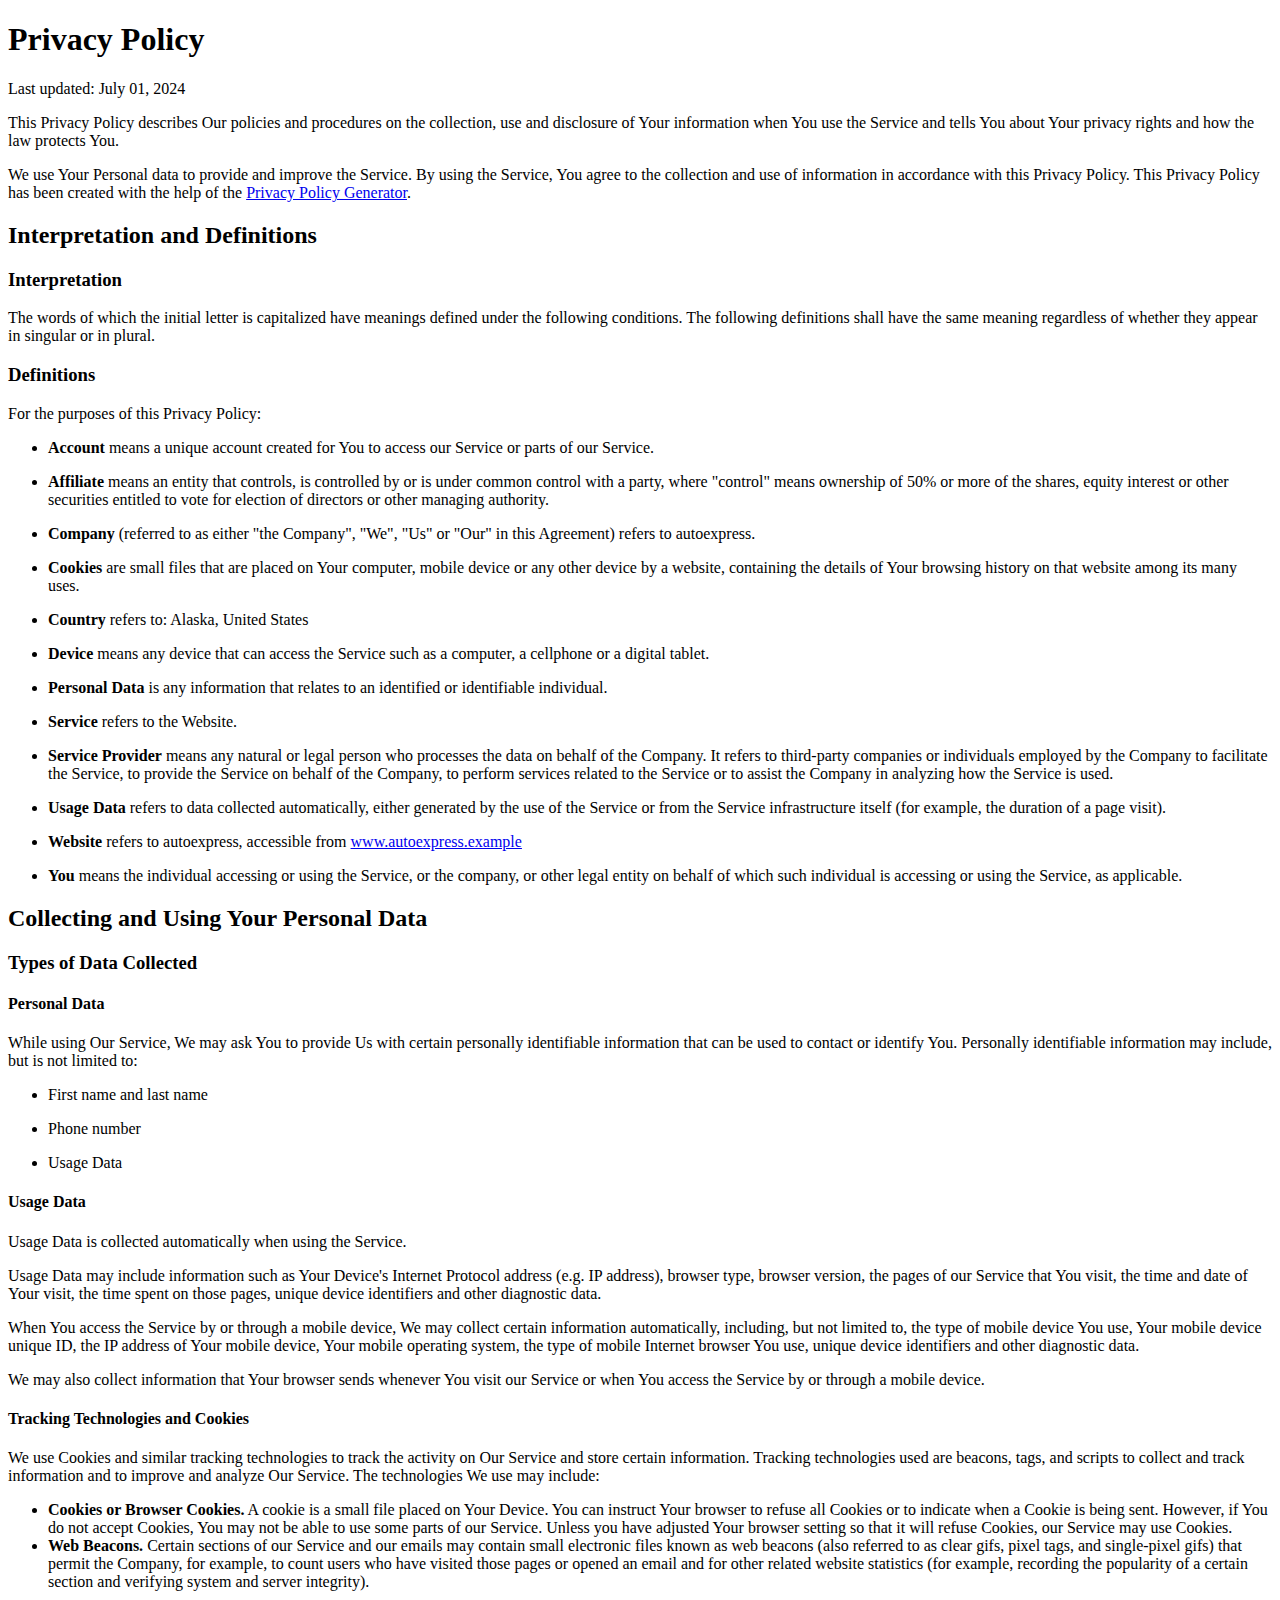
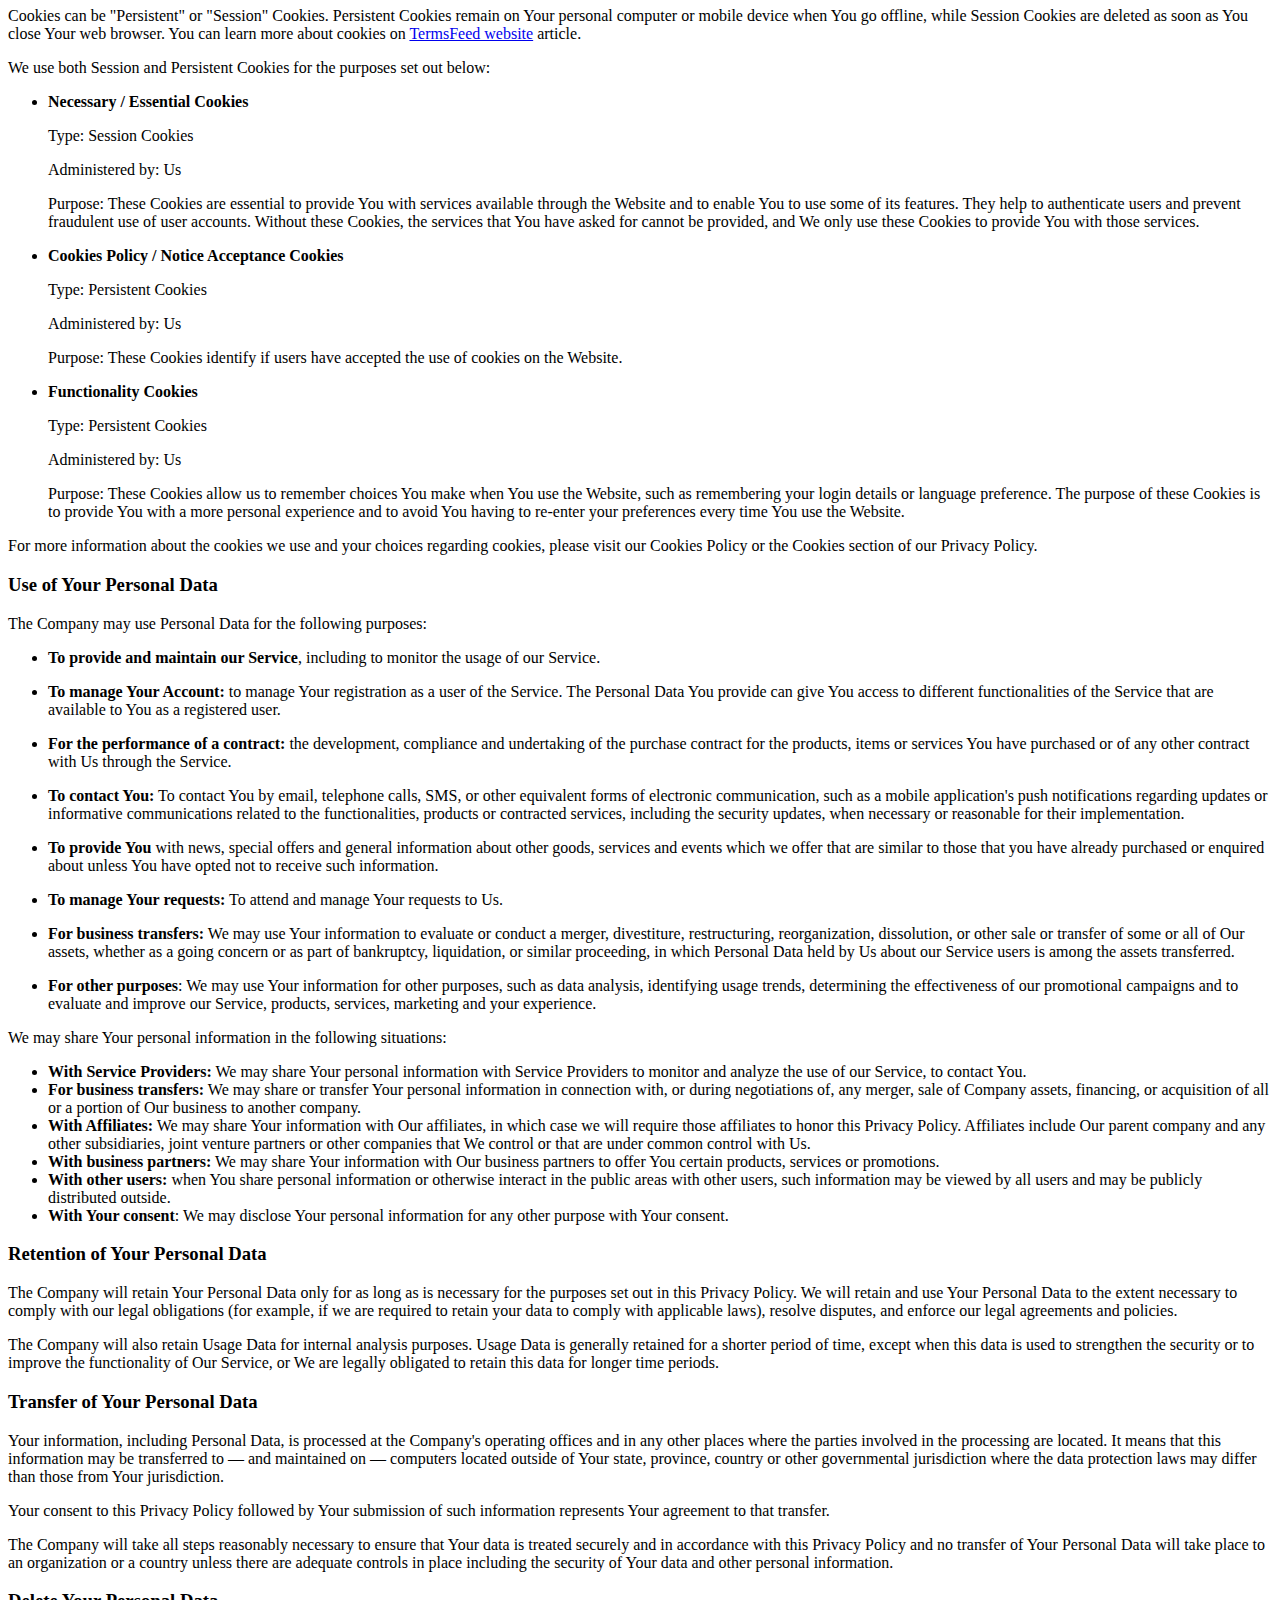
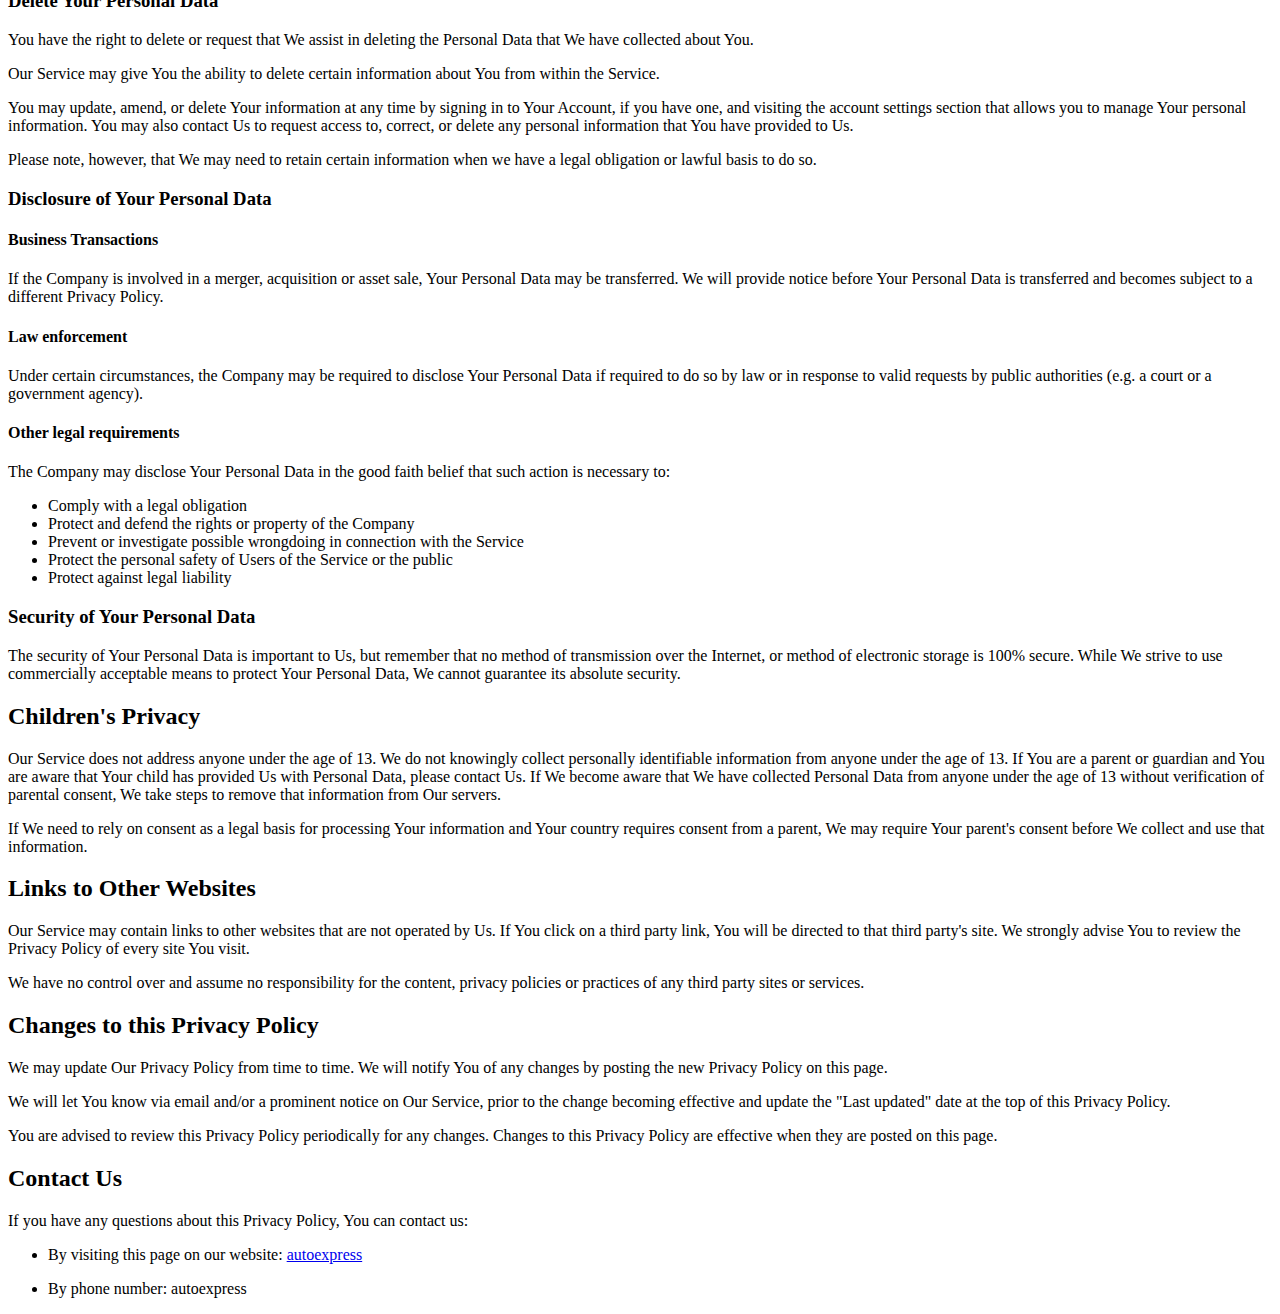
<file: privacypolicy.html>
<!DOCTYPE html>
<html lang="en">
  <head>
    <meta charset="UTF-8" />
    <meta name="viewport" content="width=device-width, initial-scale=1.0" />
    <title>AutoExpress</title>
  </head>
  <body>
    <h1>Privacy Policy</h1>
    <p>Last updated: July 01, 2024</p>
    <p>
      This Privacy Policy describes Our policies and procedures on the
      collection, use and disclosure of Your information when You use the
      Service and tells You about Your privacy rights and how the law protects
      You.
    </p>
    <p>
      We use Your Personal data to provide and improve the Service. By using the
      Service, You agree to the collection and use of information in accordance
      with this Privacy Policy. This Privacy Policy has been created with the
      help of the
      <a
        href="https://www.termsfeed.com/privacy-policy-generator/"
        target="_blank"
        >Privacy Policy Generator</a
      >.
    </p>
    <h2>Interpretation and Definitions</h2>
    <h3>Interpretation</h3>
    <p>
      The words of which the initial letter is capitalized have meanings defined
      under the following conditions. The following definitions shall have the
      same meaning regardless of whether they appear in singular or in plural.
    </p>
    <h3>Definitions</h3>
    <p>For the purposes of this Privacy Policy:</p>
    <ul>
      <li>
        <p>
          <strong>Account</strong> means a unique account created for You to
          access our Service or parts of our Service.
        </p>
      </li>
      <li>
        <p>
          <strong>Affiliate</strong> means an entity that controls, is
          controlled by or is under common control with a party, where
          &quot;control&quot; means ownership of 50% or more of the shares,
          equity interest or other securities entitled to vote for election of
          directors or other managing authority.
        </p>
      </li>
      <li>
        <p>
          <strong>Company</strong> (referred to as either &quot;the
          Company&quot;, &quot;We&quot;, &quot;Us&quot; or &quot;Our&quot; in
          this Agreement) refers to autoexpress.
        </p>
      </li>
      <li>
        <p>
          <strong>Cookies</strong> are small files that are placed on Your
          computer, mobile device or any other device by a website, containing
          the details of Your browsing history on that website among its many
          uses.
        </p>
      </li>
      <li>
        <p><strong>Country</strong> refers to: Alaska, United States</p>
      </li>
      <li>
        <p>
          <strong>Device</strong> means any device that can access the Service
          such as a computer, a cellphone or a digital tablet.
        </p>
      </li>
      <li>
        <p>
          <strong>Personal Data</strong> is any information that relates to an
          identified or identifiable individual.
        </p>
      </li>
      <li>
        <p><strong>Service</strong> refers to the Website.</p>
      </li>
      <li>
        <p>
          <strong>Service Provider</strong> means any natural or legal person
          who processes the data on behalf of the Company. It refers to
          third-party companies or individuals employed by the Company to
          facilitate the Service, to provide the Service on behalf of the
          Company, to perform services related to the Service or to assist the
          Company in analyzing how the Service is used.
        </p>
      </li>
      <li>
        <p>
          <strong>Usage Data</strong> refers to data collected automatically,
          either generated by the use of the Service or from the Service
          infrastructure itself (for example, the duration of a page visit).
        </p>
      </li>
      <li>
        <p>
          <strong>Website</strong> refers to autoexpress, accessible from
          <a href="./index.html" target="_blank">www.autoexpress.example</a>
        </p>
      </li>
      <li>
        <p>
          <strong>You</strong> means the individual accessing or using the
          Service, or the company, or other legal entity on behalf of which such
          individual is accessing or using the Service, as applicable.
        </p>
      </li>
    </ul>
    <h2>Collecting and Using Your Personal Data</h2>
    <h3>Types of Data Collected</h3>
    <h4>Personal Data</h4>
    <p>
      While using Our Service, We may ask You to provide Us with certain
      personally identifiable information that can be used to contact or
      identify You. Personally identifiable information may include, but is not
      limited to:
    </p>
    <ul>
      <li>
        <p>First name and last name</p>
      </li>
      <li>
        <p>Phone number</p>
      </li>
      <li>
        <p>Usage Data</p>
      </li>
    </ul>
    <h4>Usage Data</h4>
    <p>Usage Data is collected automatically when using the Service.</p>
    <p>
      Usage Data may include information such as Your Device's Internet Protocol
      address (e.g. IP address), browser type, browser version, the pages of our
      Service that You visit, the time and date of Your visit, the time spent on
      those pages, unique device identifiers and other diagnostic data.
    </p>
    <p>
      When You access the Service by or through a mobile device, We may collect
      certain information automatically, including, but not limited to, the type
      of mobile device You use, Your mobile device unique ID, the IP address of
      Your mobile device, Your mobile operating system, the type of mobile
      Internet browser You use, unique device identifiers and other diagnostic
      data.
    </p>
    <p>
      We may also collect information that Your browser sends whenever You visit
      our Service or when You access the Service by or through a mobile device.
    </p>
    <h4>Tracking Technologies and Cookies</h4>
    <p>
      We use Cookies and similar tracking technologies to track the activity on
      Our Service and store certain information. Tracking technologies used are
      beacons, tags, and scripts to collect and track information and to improve
      and analyze Our Service. The technologies We use may include:
    </p>
    <ul>
      <li>
        <strong>Cookies or Browser Cookies.</strong> A cookie is a small file
        placed on Your Device. You can instruct Your browser to refuse all
        Cookies or to indicate when a Cookie is being sent. However, if You do
        not accept Cookies, You may not be able to use some parts of our
        Service. Unless you have adjusted Your browser setting so that it will
        refuse Cookies, our Service may use Cookies.
      </li>
      <li>
        <strong>Web Beacons.</strong> Certain sections of our Service and our
        emails may contain small electronic files known as web beacons (also
        referred to as clear gifs, pixel tags, and single-pixel gifs) that
        permit the Company, for example, to count users who have visited those
        pages or opened an email and for other related website statistics (for
        example, recording the popularity of a certain section and verifying
        system and server integrity).
      </li>
    </ul>
    <p>
      Cookies can be &quot;Persistent&quot; or &quot;Session&quot; Cookies.
      Persistent Cookies remain on Your personal computer or mobile device when
      You go offline, while Session Cookies are deleted as soon as You close
      Your web browser. You can learn more about cookies on
      <a
        href="https://www.termsfeed.com/blog/cookies/#What_Are_Cookies"
        target="_blank"
        >TermsFeed website</a
      >
      article.
    </p>
    <p>
      We use both Session and Persistent Cookies for the purposes set out below:
    </p>
    <ul>
      <li>
        <p><strong>Necessary / Essential Cookies</strong></p>
        <p>Type: Session Cookies</p>
        <p>Administered by: Us</p>
        <p>
          Purpose: These Cookies are essential to provide You with services
          available through the Website and to enable You to use some of its
          features. They help to authenticate users and prevent fraudulent use
          of user accounts. Without these Cookies, the services that You have
          asked for cannot be provided, and We only use these Cookies to provide
          You with those services.
        </p>
      </li>
      <li>
        <p><strong>Cookies Policy / Notice Acceptance Cookies</strong></p>
        <p>Type: Persistent Cookies</p>
        <p>Administered by: Us</p>
        <p>
          Purpose: These Cookies identify if users have accepted the use of
          cookies on the Website.
        </p>
      </li>
      <li>
        <p><strong>Functionality Cookies</strong></p>
        <p>Type: Persistent Cookies</p>
        <p>Administered by: Us</p>
        <p>
          Purpose: These Cookies allow us to remember choices You make when You
          use the Website, such as remembering your login details or language
          preference. The purpose of these Cookies is to provide You with a more
          personal experience and to avoid You having to re-enter your
          preferences every time You use the Website.
        </p>
      </li>
    </ul>
    <p>
      For more information about the cookies we use and your choices regarding
      cookies, please visit our Cookies Policy or the Cookies section of our
      Privacy Policy.
    </p>
    <h3>Use of Your Personal Data</h3>
    <p>The Company may use Personal Data for the following purposes:</p>
    <ul>
      <li>
        <p>
          <strong>To provide and maintain our Service</strong>, including to
          monitor the usage of our Service.
        </p>
      </li>
      <li>
        <p>
          <strong>To manage Your Account:</strong> to manage Your registration
          as a user of the Service. The Personal Data You provide can give You
          access to different functionalities of the Service that are available
          to You as a registered user.
        </p>
      </li>
      <li>
        <p>
          <strong>For the performance of a contract:</strong> the development,
          compliance and undertaking of the purchase contract for the products,
          items or services You have purchased or of any other contract with Us
          through the Service.
        </p>
      </li>
      <li>
        <p>
          <strong>To contact You:</strong> To contact You by email, telephone
          calls, SMS, or other equivalent forms of electronic communication,
          such as a mobile application's push notifications regarding updates or
          informative communications related to the functionalities, products or
          contracted services, including the security updates, when necessary or
          reasonable for their implementation.
        </p>
      </li>
      <li>
        <p>
          <strong>To provide You</strong> with news, special offers and general
          information about other goods, services and events which we offer that
          are similar to those that you have already purchased or enquired about
          unless You have opted not to receive such information.
        </p>
      </li>
      <li>
        <p>
          <strong>To manage Your requests:</strong> To attend and manage Your
          requests to Us.
        </p>
      </li>
      <li>
        <p>
          <strong>For business transfers:</strong> We may use Your information
          to evaluate or conduct a merger, divestiture, restructuring,
          reorganization, dissolution, or other sale or transfer of some or all
          of Our assets, whether as a going concern or as part of bankruptcy,
          liquidation, or similar proceeding, in which Personal Data held by Us
          about our Service users is among the assets transferred.
        </p>
      </li>
      <li>
        <p>
          <strong>For other purposes</strong>: We may use Your information for
          other purposes, such as data analysis, identifying usage trends,
          determining the effectiveness of our promotional campaigns and to
          evaluate and improve our Service, products, services, marketing and
          your experience.
        </p>
      </li>
    </ul>
    <p>We may share Your personal information in the following situations:</p>
    <ul>
      <li>
        <strong>With Service Providers:</strong> We may share Your personal
        information with Service Providers to monitor and analyze the use of our
        Service, to contact You.
      </li>
      <li>
        <strong>For business transfers:</strong> We may share or transfer Your
        personal information in connection with, or during negotiations of, any
        merger, sale of Company assets, financing, or acquisition of all or a
        portion of Our business to another company.
      </li>
      <li>
        <strong>With Affiliates:</strong> We may share Your information with Our
        affiliates, in which case we will require those affiliates to honor this
        Privacy Policy. Affiliates include Our parent company and any other
        subsidiaries, joint venture partners or other companies that We control
        or that are under common control with Us.
      </li>
      <li>
        <strong>With business partners:</strong> We may share Your information
        with Our business partners to offer You certain products, services or
        promotions.
      </li>
      <li>
        <strong>With other users:</strong> when You share personal information
        or otherwise interact in the public areas with other users, such
        information may be viewed by all users and may be publicly distributed
        outside.
      </li>
      <li>
        <strong>With Your consent</strong>: We may disclose Your personal
        information for any other purpose with Your consent.
      </li>
    </ul>
    <h3>Retention of Your Personal Data</h3>
    <p>
      The Company will retain Your Personal Data only for as long as is
      necessary for the purposes set out in this Privacy Policy. We will retain
      and use Your Personal Data to the extent necessary to comply with our
      legal obligations (for example, if we are required to retain your data to
      comply with applicable laws), resolve disputes, and enforce our legal
      agreements and policies.
    </p>
    <p>
      The Company will also retain Usage Data for internal analysis purposes.
      Usage Data is generally retained for a shorter period of time, except when
      this data is used to strengthen the security or to improve the
      functionality of Our Service, or We are legally obligated to retain this
      data for longer time periods.
    </p>
    <h3>Transfer of Your Personal Data</h3>
    <p>
      Your information, including Personal Data, is processed at the Company's
      operating offices and in any other places where the parties involved in
      the processing are located. It means that this information may be
      transferred to — and maintained on — computers located outside of Your
      state, province, country or other governmental jurisdiction where the data
      protection laws may differ than those from Your jurisdiction.
    </p>
    <p>
      Your consent to this Privacy Policy followed by Your submission of such
      information represents Your agreement to that transfer.
    </p>
    <p>
      The Company will take all steps reasonably necessary to ensure that Your
      data is treated securely and in accordance with this Privacy Policy and no
      transfer of Your Personal Data will take place to an organization or a
      country unless there are adequate controls in place including the security
      of Your data and other personal information.
    </p>
    <h3>Delete Your Personal Data</h3>
    <p>
      You have the right to delete or request that We assist in deleting the
      Personal Data that We have collected about You.
    </p>
    <p>
      Our Service may give You the ability to delete certain information about
      You from within the Service.
    </p>
    <p>
      You may update, amend, or delete Your information at any time by signing
      in to Your Account, if you have one, and visiting the account settings
      section that allows you to manage Your personal information. You may also
      contact Us to request access to, correct, or delete any personal
      information that You have provided to Us.
    </p>
    <p>
      Please note, however, that We may need to retain certain information when
      we have a legal obligation or lawful basis to do so.
    </p>
    <h3>Disclosure of Your Personal Data</h3>
    <h4>Business Transactions</h4>
    <p>
      If the Company is involved in a merger, acquisition or asset sale, Your
      Personal Data may be transferred. We will provide notice before Your
      Personal Data is transferred and becomes subject to a different Privacy
      Policy.
    </p>
    <h4>Law enforcement</h4>
    <p>
      Under certain circumstances, the Company may be required to disclose Your
      Personal Data if required to do so by law or in response to valid requests
      by public authorities (e.g. a court or a government agency).
    </p>
    <h4>Other legal requirements</h4>
    <p>
      The Company may disclose Your Personal Data in the good faith belief that
      such action is necessary to:
    </p>
    <ul>
      <li>Comply with a legal obligation</li>
      <li>Protect and defend the rights or property of the Company</li>
      <li>
        Prevent or investigate possible wrongdoing in connection with the
        Service
      </li>
      <li>Protect the personal safety of Users of the Service or the public</li>
      <li>Protect against legal liability</li>
    </ul>
    <h3>Security of Your Personal Data</h3>
    <p>
      The security of Your Personal Data is important to Us, but remember that
      no method of transmission over the Internet, or method of electronic
      storage is 100% secure. While We strive to use commercially acceptable
      means to protect Your Personal Data, We cannot guarantee its absolute
      security.
    </p>
    <h2>Children's Privacy</h2>
    <p>
      Our Service does not address anyone under the age of 13. We do not
      knowingly collect personally identifiable information from anyone under
      the age of 13. If You are a parent or guardian and You are aware that Your
      child has provided Us with Personal Data, please contact Us. If We become
      aware that We have collected Personal Data from anyone under the age of 13
      without verification of parental consent, We take steps to remove that
      information from Our servers.
    </p>
    <p>
      If We need to rely on consent as a legal basis for processing Your
      information and Your country requires consent from a parent, We may
      require Your parent's consent before We collect and use that information.
    </p>
    <h2>Links to Other Websites</h2>
    <p>
      Our Service may contain links to other websites that are not operated by
      Us. If You click on a third party link, You will be directed to that third
      party's site. We strongly advise You to review the Privacy Policy of every
      site You visit.
    </p>
    <p>
      We have no control over and assume no responsibility for the content,
      privacy policies or practices of any third party sites or services.
    </p>
    <h2>Changes to this Privacy Policy</h2>
    <p>
      We may update Our Privacy Policy from time to time. We will notify You of
      any changes by posting the new Privacy Policy on this page.
    </p>
    <p>
      We will let You know via email and/or a prominent notice on Our Service,
      prior to the change becoming effective and update the &quot;Last
      updated&quot; date at the top of this Privacy Policy.
    </p>
    <p>
      You are advised to review this Privacy Policy periodically for any
      changes. Changes to this Privacy Policy are effective when they are posted
      on this page.
    </p>
    <h2>Contact Us</h2>
    <p>
      If you have any questions about this Privacy Policy, You can contact us:
    </p>
    <ul>
      <li>
        <p>
          By visiting this page on our website:
          <a href="autoexpress" rel="external nofollow noopener" target="_blank"
            >autoexpress</a
          >
        </p>
      </li>
      <li>
        <p>By phone number: autoexpress</p>
      </li>
    </ul>
  </body>
</html>
</file>
<file: css/min_css/style.min.css>
.header{background-image:url(../../img/header-bg.png);background-color:#260d30;background-repeat:no-repeat;background-size:100%;padding:4.7rem 0rem 12rem 0rem}.header_logo{display:flex;justify-content:space-between;align-items:center;padding-bottom:10.7rem}.header_logo-img{display:block}.header_logo-link{text-decoration:none;color:#fff;font-family:"Oswald",sans-serif;font-optical-sizing:auto;font-weight:400;font-style:normal;font-size:3.6rem}.header_content{display:flex;flex-direction:column;position:relative}.header_content-title{font-family:"Oswald",sans-serif;font-optical-sizing:auto;font-weight:400;font-style:normal;font-size:7.2rem;color:#fff;text-transform:uppercase}.header_content-title--h2{font-family:"Oswald",sans-serif;font-optical-sizing:auto;font-weight:400;font-style:normal;font-size:3.6rem;color:#fff;text-transform:uppercase;padding-top:1rem}.header_content-text{font-family:"Oswald",sans-serif;font-optical-sizing:auto;font-weight:300;font-style:normal;font-size:1.8rem;color:#fff;text-transform:uppercase;padding:3rem 0rem}.header_content-btn{font-family:"Oswald",sans-serif;font-optical-sizing:auto;font-weight:300;font-style:normal;font-size:1.4rem;color:#fff;text-transform:uppercase;cursor:pointer;border:none;padding:1.5rem 5.5rem;max-width:25.3rem;width:100%;background-color:#56106d;transition:all .5s ease-in-out;border:.1rem solid #56106d}.header_content-btn:hover{background-color:#fff;color:#56106d}.header_content-social{display:flex;align-items:center;gap:1rem;padding:7rem 0rem 0rem 6.6rem;position:relative;max-width:25rem}.header_content-social--links{text-decoration:none}.header_content-img{position:absolute;content:"";display:block;max-width:100%;bottom:-35rem;right:0rem}.services{padding:30rem 0rem 10rem 0rem}.services_wrapper{display:flex;gap:9.6rem;padding:5rem 0rem}.services_wrapper-content{display:flex;flex-direction:column;gap:7rem;max-width:50.4rem;width:100%}.services_wrapper-content-question{font-family:"Oswald",sans-serif;font-optical-sizing:auto;font-weight:300;font-style:normal;font-size:1.8rem;color:#56106d}.services_wrapper-content--first,.services_wrapper-content--second{display:flex;flex-direction:column;gap:1.2rem}.services_wrapper-content-text{font-family:"Oswald",sans-serif;font-optical-sizing:auto;font-weight:300;font-style:normal;font-size:2.2rem}.services_wrapper-offer{max-width:50rem;width:100%}.services_wrapper-list{display:flex;flex-direction:column;gap:1.2rem}.services_wrapper-item{height:7.5rem;border:.2rem solid #c4c4c4;display:flex;align-items:center;gap:4rem;padding:2rem 0rem 2rem 2rem;max-width:45rem;width:100%;transition:all .5s ease-in-out}.services_wrapper-item:hover{max-width:50rem;color:#56106d;border:.2rem solid #56106d}.services_wrapper-item:hover .services_wrapper-item--number{color:#56106d}.services_wrapper-item--number{max-width:3.5rem;transition:all .5s ease-in-out;font-family:"Oswald",sans-serif;font-optical-sizing:auto;font-weight:400;font-style:normal;font-size:3.6rem;transform:rotate(-90deg);color:#c4c4c4}.services_wrapper-item--text{display:flex;flex-direction:column;gap:.5rem}.services_wrapper-item--name{font-family:"Oswald",sans-serif;font-optical-sizing:auto;font-weight:300;font-style:normal;font-size:2.4rem}.services_wrapper-item--descr{font-family:"Oswald",sans-serif;font-optical-sizing:auto;font-weight:300;font-style:normal;font-size:1.8rem;color:#2c2b2b}.services_title{font-family:"Oswald",sans-serif;font-optical-sizing:auto;font-weight:400;font-style:normal;font-size:3.6rem;position:relative;max-width:20rem;width:100%}.services_title::after{position:absolute;content:"";width:8rem;height:.2rem;background-color:#2c2b2b;top:50%;right:-50%}.services_btn{font-family:"Oswald",sans-serif;font-optical-sizing:auto;font-weight:300;font-style:normal;font-size:1.4rem;color:#fff;text-transform:uppercase;cursor:pointer;border:none;padding:1.5rem 5.5rem;max-width:25.3rem;width:100%;background-color:#56106d;transition:all .5s ease-in-out;border:.1rem solid #56106d;position:relative}.services_btn:hover{background-color:#fff;color:#56106d}.services_btn::after{content:"";position:absolute;width:8rem;height:.2rem;background-color:#c4c4c4;top:50%;right:-7.5rem}.services_btn::before{content:"ЖМИ";color:#c4c4c4;position:absolute;top:30%;right:-11.5rem}.whyus{padding-bottom:10rem}.whyus_wrapper{display:flex;gap:9.5rem}.whyus_wrapper-element--img{display:block;width:100%}.whyus_wrapper-content{width:100%}.whyus_wrapper-content--title{position:relative;max-width:20rem;width:100%;margin:0 auto;font-family:"Oswald",sans-serif;font-optical-sizing:auto;font-weight:400;font-style:normal;font-size:3.6rem}.whyus_wrapper-content--title::after{position:absolute;content:"";width:8rem;height:.2rem;background-color:#2c2b2b;top:50%;right:-50%}.whyus_wrapper-info{background-color:#56106d;height:50rem;padding:2.3rem 0rem 4.5rem 18.5rem;display:flex;flex-direction:column;gap:2rem;margin-top:5rem}.whyus_wrapper-info--number{font-family:"Oswald",sans-serif;font-optical-sizing:auto;font-weight:400;font-style:normal;font-size:3.6rem}.whyus_wrapper-info--text{font-family:"Oswald",sans-serif;font-optical-sizing:auto;font-weight:300;font-style:normal;font-size:2.4rem}.whyus_wrapper-info--descr{font-family:"Oswald",sans-serif;font-optical-sizing:auto;font-weight:300;font-style:normal;font-size:1.8rem}.whyus_wrapper-info--number,.whyus_wrapper-info--text,.whyus_wrapper-info--descr{color:#fff;max-width:31.5rem;width:100%}.whyus_wrapper-info--cars,.whyus_wrapper-info--years,.whyus_wrapper-info--trust{display:flex;flex-direction:column;gap:1.6rem}.cars{padding-bottom:10rem}.cars_title{position:relative;max-width:37rem;font-family:"Oswald",sans-serif;font-optical-sizing:auto;font-weight:400;font-style:normal;font-size:3.6rem;margin-bottom:5rem}.cars_title::after{position:absolute;content:"";width:8rem;height:.2rem;background-color:#2c2b2b;top:50%;right:-50%}.cars_title::after{right:-30%}.swiper-slide{height:40rem}.swiper_cars{display:flex;gap:1.2rem}.swiper_cars-card{border:.1rem solid #c4c4c4;padding:.5rem .5rem 1.5rem .5rem;text-align:center;transition:all .5s ease-in-out}.swiper_cars-card:hover{background-color:#56106d;color:#fff}.swiper_cars-card--title{font-family:"Oswald",sans-serif;font-optical-sizing:auto;font-weight:300;font-style:normal;font-size:1.8rem;padding:2rem 0rem .5rem 0rem}.swiper_cars-card--text{font-family:"Oswald",sans-serif;font-optical-sizing:auto;font-weight:300;font-style:normal;font-size:1.8rem}.swiper-pagination-bullet{border-radius:unset;height:.3rem;width:5rem}.swiper-pagination-bullet-active{background-color:#56106d}.contacts_wrapper{display:flex;justify-content:space-between;align-items:center}.contacts_descr{max-width:24rem;width:100%}.contacts_descr-title{font-family:"Oswald",sans-serif;font-optical-sizing:auto;font-weight:400;font-style:normal;font-size:3.6rem;position:relative;max-width:16rem;width:100%}.contacts_descr-title::after{position:absolute;content:"";width:8rem;height:.2rem;background-color:#2c2b2b;top:50%;right:-50%}.contacts_descr-list{padding-top:5rem;display:flex;flex-direction:column;gap:5rem}.contacts_descr-text{font-family:"Oswald",sans-serif;font-optical-sizing:auto;font-weight:300;font-style:normal;font-size:1.8rem;font-size:2.2rem}.contacts_descr-span{display:block;color:#56106d;padding-bottom:1rem}.contacts_content{max-width:60rem;width:100%;background-color:#56106d;padding:5rem 7.5rem;height:46rem}.contacts_content-title{font-family:"Oswald",sans-serif;font-optical-sizing:auto;font-weight:400;font-style:normal;font-size:3.6rem;margin-left:5rem;position:relative;max-width:25rem;width:100%;color:#fff}.contacts_content-title::after{position:absolute;content:"";width:8rem;height:.2rem;background-color:#2c2b2b;top:50%;right:-50%}.contacts_content-title::after{right:-25%;background-color:#fff}.contacts_content-form{padding-top:1.6rem;max-width:45rem;width:100%;text-align:center}.contacts_content-form--wrapper{display:flex;flex-direction:column;gap:1.2rem;padding-bottom:7.8rem}.contacts_content-input{padding:2.4rem 0rem;text-align:center;font-family:"Oswald",sans-serif;font-optical-sizing:auto;font-weight:300;font-style:normal;font-size:1.8rem;color:#c4c4c4;background-color:#56106d;border:.1rem solid #fff;outline:none}.contacts_content-btn{font-family:"Oswald",sans-serif;font-optical-sizing:auto;font-weight:300;font-style:normal;font-size:1.4rem;color:#fff;text-transform:uppercase;cursor:pointer;border:none;padding:1.5rem 5.5rem;max-width:25.3rem;width:100%;background-color:#56106d;transition:all .5s ease-in-out;border:.1rem solid #56106d;margin:0 auto;background-color:#710b71}.contacts_content-btn:hover{background-color:#fff;color:#56106d}.footer{background-color:#56106d;padding:2.4rem 0rem}.footer_wrapper{display:flex;justify-content:space-between;align-items:center}.footer_logo{display:block}.footer_social{display:flex;align-items:center;gap:1rem}.footer_privacy-policy{font-family:"Oswald",sans-serif;font-optical-sizing:auto;font-weight:300;font-style:normal;font-size:1.8rem;color:#fff;text-decoration:none}.popup{opacity:0;position:fixed;top:50%;left:50%;transform:translate(-50%, -50%);z-index:-1;max-width:45rem;width:100%;background-color:#56106d;border-radius:1.4rem;height:45rem;border:.2rem solid #2c2b2b;transition:all .3s ease-in-out}.popup_overlay{opacity:0;z-index:-1;position:absolute;position:fixed;top:0;left:0;width:100%;height:100%}.popup_wrapper{display:flex;flex-direction:column;align-items:center;gap:5rem;margin-top:5rem}.popup_text{font-family:"Oswald",sans-serif;font-optical-sizing:auto;font-weight:400;font-style:normal;font-size:3.6rem;color:#fff;font-size:2.6rem}.popup_input{outline:none;padding:1.4rem;font-family:"Oswald",sans-serif;font-optical-sizing:auto;font-weight:300;font-style:normal;font-size:1.8rem;color:#c4c4c4;max-width:30rem;width:100%}.popup_btn{font-family:"Oswald",sans-serif;font-optical-sizing:auto;font-weight:300;font-style:normal;font-size:1.4rem;font-family:"Oswald",sans-serif;font-optical-sizing:auto;font-weight:300;font-style:normal;font-size:1.4rem;color:#fff;text-transform:uppercase;cursor:pointer;border:none;padding:1.5rem 5.5rem;max-width:25.3rem;width:100%;background-color:#56106d;transition:all .5s ease-in-out;border:.1rem solid #56106d;background-color:#710b71}.popup_btn:hover{background-color:#fff;color:#56106d}.popup_btn-close{background-color:rgba(0,0,0,0);border:none;cursor:pointer;float:right;padding:1rem}.showPopup{opacity:1;z-index:2}.showPopupOverlay{opacity:1;z-index:1}@media(max-width: 670px){.popup{height:40rem;max-width:40rem}.popup_wrapper{gap:3rem}}@media(max-width: 480px){.popup{height:40rem;max-width:30rem}.popup_wrapper{gap:3rem}.popup_input{width:80%}}@media(max-width: 1220px){.header{padding:4.7rem 1.4rem 12rem 1.4rem}}@media(max-width: 1024px){.header_logo{padding-bottom:6.7rem}.header_logo-link{font-size:3rem}.header_content-title{font-size:6.2rem}.header_content-title--h2{font-size:2.6rem}.header_content-img{max-width:70%;bottom:-30rem}}@media(max-width: 920px){.header_content-img{max-width:50%;bottom:-12rem;right:10rem}}@media(max-width: 820px){.header{padding:4.7rem 1.4rem 10rem 1.4rem}.header_content-img{display:none}.header_content-social{padding:5rem 0rem 0rem 0rem}}@media(max-width: 680px){.header_content-title{font-size:5.2rem}.header_content-title--h2{font-size:2rem}.header_content-text{padding:2rem 0rem 4rem 0rem}}@media(max-width: 580px){.header_content-title{font-size:4.2rem}}@media(max-width: 480px){.header{padding:5rem 1.4rem}.header_logo{flex-direction:column;align-items:center;gap:3rem}.header_content{align-items:center;text-align:center}.header_content-title{font-size:3.6rem}}@media(max-width: 428px){.header_content-title{font-size:2.4rem;padding-bottom:3rem}.header_content-title--h2{font-size:1.8rem}}@media(max-width: 1220px){.services{padding:30rem 1.4rem 10rem 1.4rem}}@media(max-width: 1024px){.services{padding:20rem 1.4rem 10rem 1.4rem}.services_wrapper{gap:5.6rem}.services_wrapper-item{max-width:40rem}}@media(max-width: 960px){.services_title{margin:0 auto}.services_wrapper{flex-direction:column}.services_wrapper-content{max-width:90%;margin:0 auto}.services_wrapper-offer{max-width:90%;margin:0 auto}.services_wrapper-list{align-items:center}.services_wrapper-item{max-width:60%}.services_wrapper-item:hover{max-width:80%}.services_btn{display:flex;margin:0 auto}}@media(max-width: 920px){.services{padding:10rem 1.4rem}.services_wrapper-content{gap:3rem}}@media(max-width: 635px){.services{padding:5rem 1.4rem}.services_wrapper-item{max-width:90%}.services_wrapper-item:hover{max-width:100%}}@media(max-width: 580px){.services_title{margin:unset}.services_wrapper-content{max-width:100%}.services_wrapper-offer{max-width:100%}.services_wrapper-item{height:9.5rem}.services_wrapper-item--descr{width:90%}.services_btn{margin:unset}}@media(max-width: 428px){.services_wrapper-item{gap:2rem}.services_wrapper-content-text{font-size:1.8rem}}@media(max-width: 390px){.services_btn{padding:1.5rem 2.5rem;max-width:19.3rem}}@media(max-width: 330px){.services_btn{padding:1.5rem 2.5rem;max-width:19.3rem}.services_btn::after{right:-6.5rem}.services_btn::before{right:-10.5rem}}@media(max-width: 1220px){.whyus{padding:0rem 1.4rem 10rem 1.4rem}}@media(max-width: 1024px){.whyus_wrapper{gap:3rem}.whyus_wrapper-info{padding:2rem 0rem 4.5rem 2rem}.whyus_wrapper-content--title{margin:unset}}@media(max-width: 820px){.whyuus_wrapper-element--img{display:none}.whyus_wrapper-content--title{margin:0 auto}.whyus_wrapper-info{flex-direction:column;align-items:center}}@media(max-width: 580px){.whyus{padding:0rem 1.4rem 5rem 1.4rem}.whyus_wrapper{gap:0}.whyus_wrapper-content--title{margin:unset}.whyus_wrapper-info{flex-direction:column;align-items:unset}}@media(max-width: 428px){.whyus_wrapper-info--descr{width:90%}}@media(max-width: 1220px){.cars{padding:0rem 1.4rem 10rem 1.4rem}.swiper_cars-card:nth-child(3){display:none}.swiper_cars{justify-content:space-around}}@media(max-width: 830px){.swiper_cars-card:nth-child(2){display:none}.swiper_cars{justify-content:center}}@media(max-width: 580px){.cars_title{font-size:2.6rem}.cars_title::after{right:0}}@media(max-width: 428px){.cars{padding:0rem 1.4rem 5rem 1.4rem}.cars_title::after{width:6rem}.swiper_cars-card{width:100%}.swiper_cars-card--img{display:block;width:100%}}@media(max-width: 360px){.swiper-slide{height:35rem}}@media(max-width: 320px){.swiper-slide{height:32rem}}@media(max-width: 354px){.cars_title::after{width:4rem}}@media(max-width: 334px){.cars_title::after{width:3rem}}@media(max-width: 1220px){.contacts{padding-left:1.4rem}}@media(max-width: 870px){.contacts_wrapper{gap:5rem;flex-direction:column}.contacts_descr{max-width:60rem}.contacts_descr-list{padding:5rem 1.4rem 0rem 0rem;flex-direction:unset;flex-wrap:wrap}}@media(max-width: 768px){.contacts{padding:0rem 1.4rem}.contacts_wrapper{gap:5rem;flex-direction:column}.contacts_descr{max-width:60rem}.contacts_descr-list{padding-bottom:3rem;flex-direction:unset;flex-wrap:wrap}}@media(max-width: 542px){.contacts_content{padding:3rem;height:unset}.contacts_content-title{margin-left:0}.contacts_content-form--wrapper{padding-bottom:3rem}}@media(max-width: 428px){.contacts_content-title{font-size:2.6rem}.contacts_content-title::after{right:0}.contacts_content-input{padding:1.4rem 0rem}}@media(max-width: 428px){.contacts_content-title::after{width:5rem;right:1rem}}@media(max-width: 1220px){.footer{padding:2.4rem 1.4rem}}@media(max-width: 820px){.footer{padding:1.4rem 1.4rem}}@media(max-width: 640px){.footer_wrapper{flex-direction:column;gap:3rem}}@media(max-width: 640px){.footer_wrapper{flex-direction:column;gap:3rem}}*{box-sizing:border-box}html{font-size:10px;scroll-behavior:smooth}.container{max-width:120rem;margin:0 auto}/*# sourceMappingURL=style.min.css.map */
</file>
